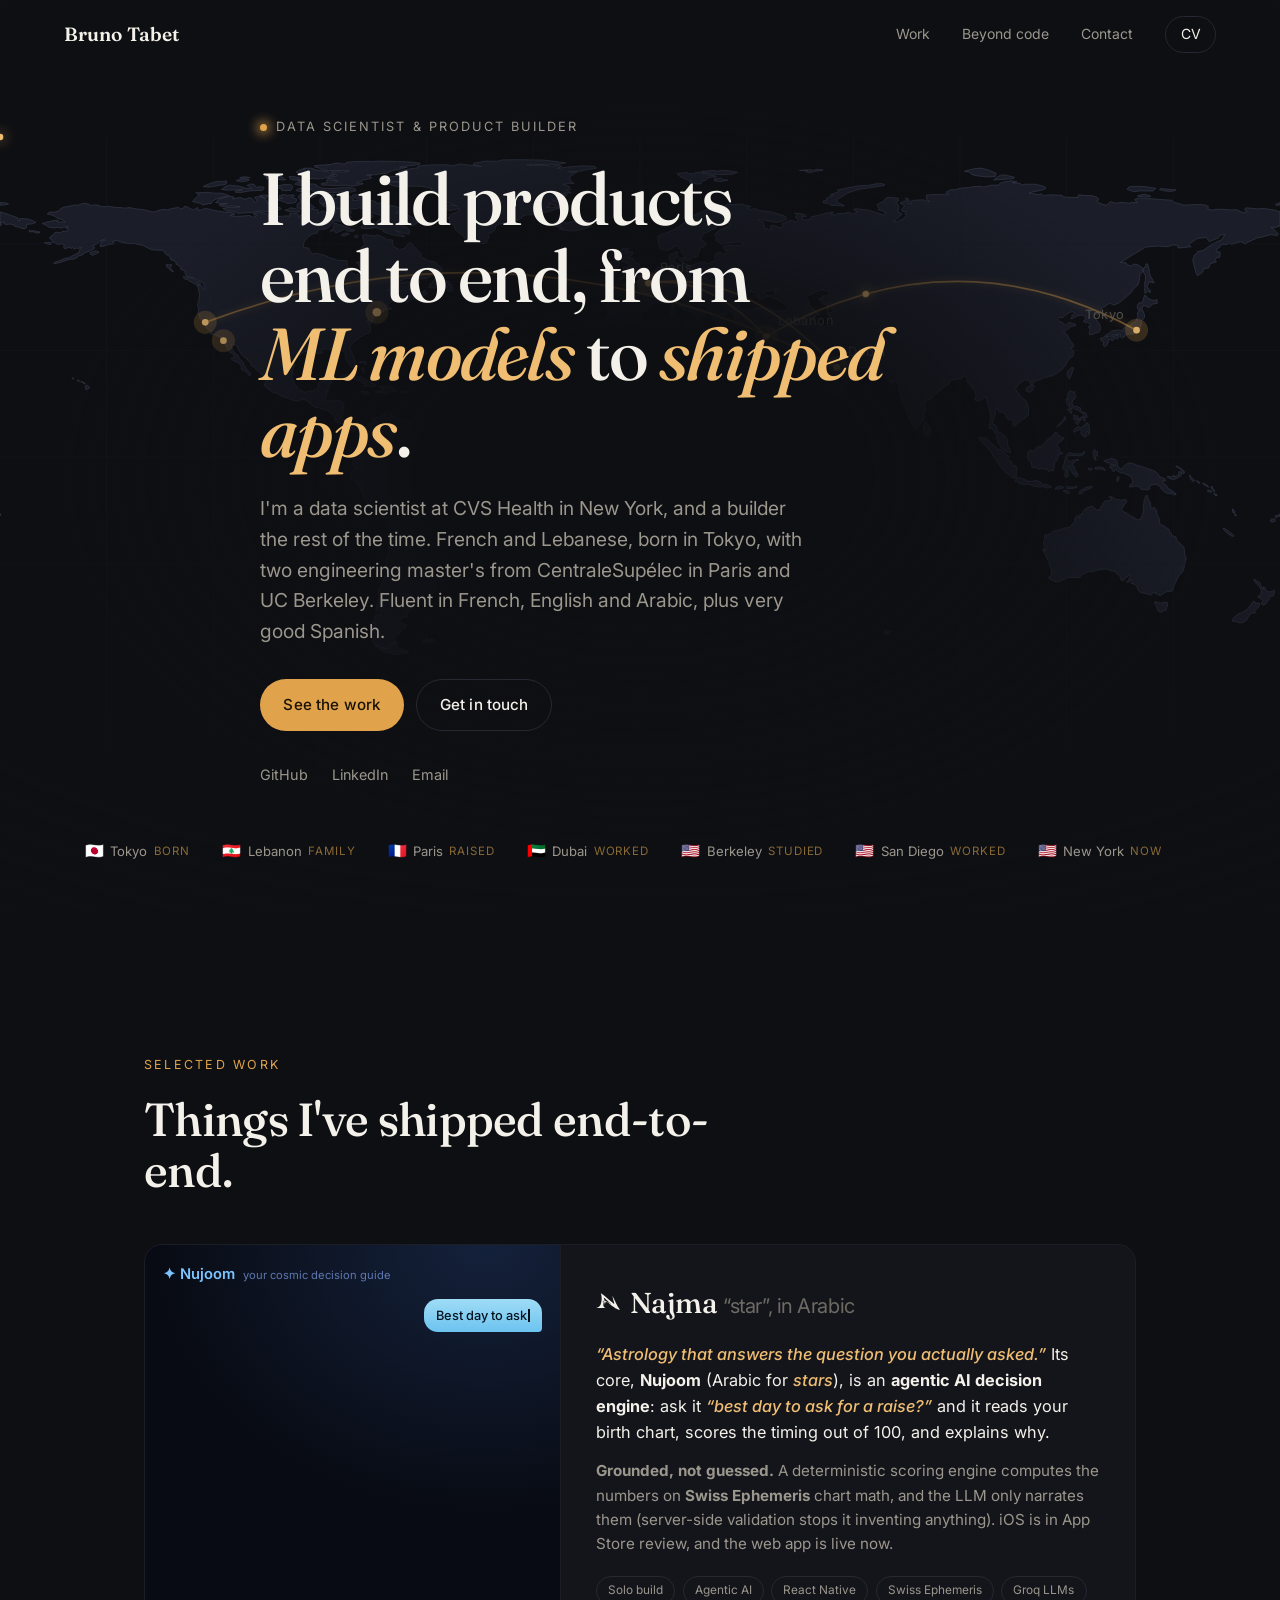
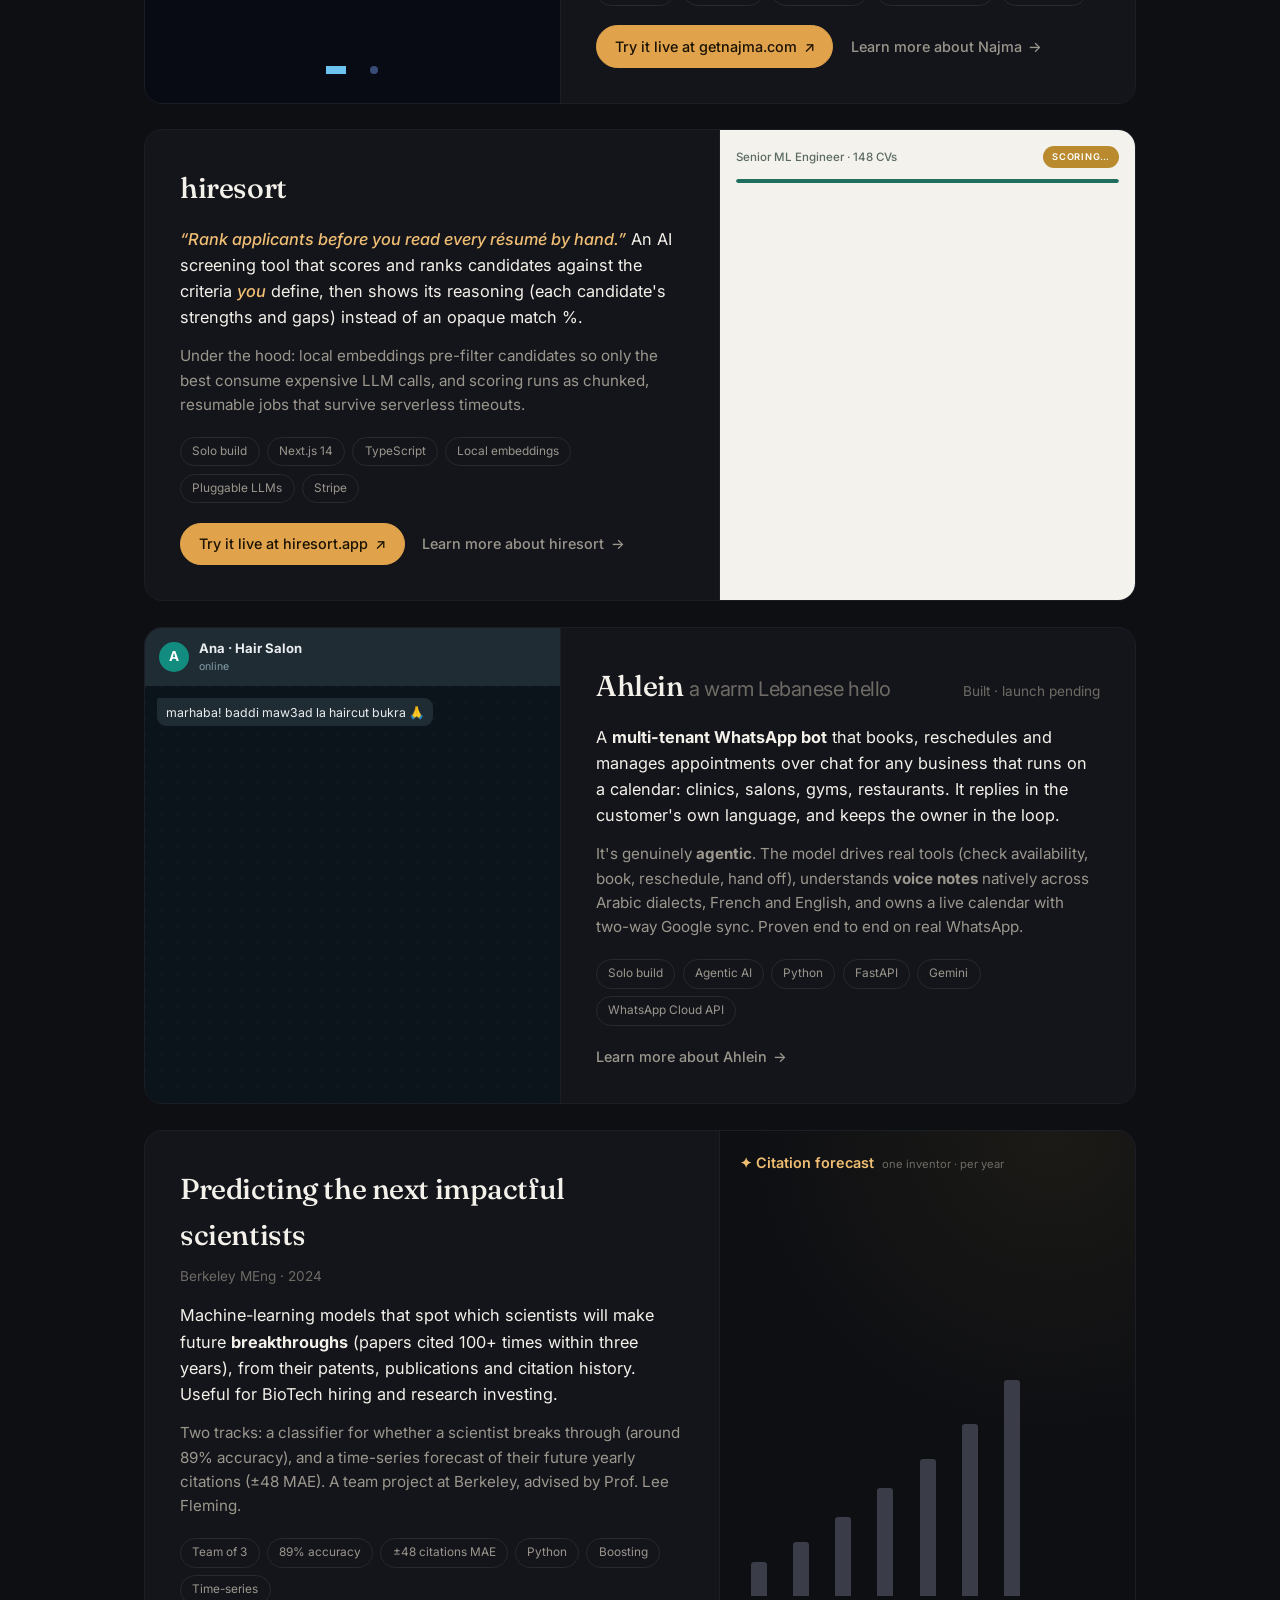
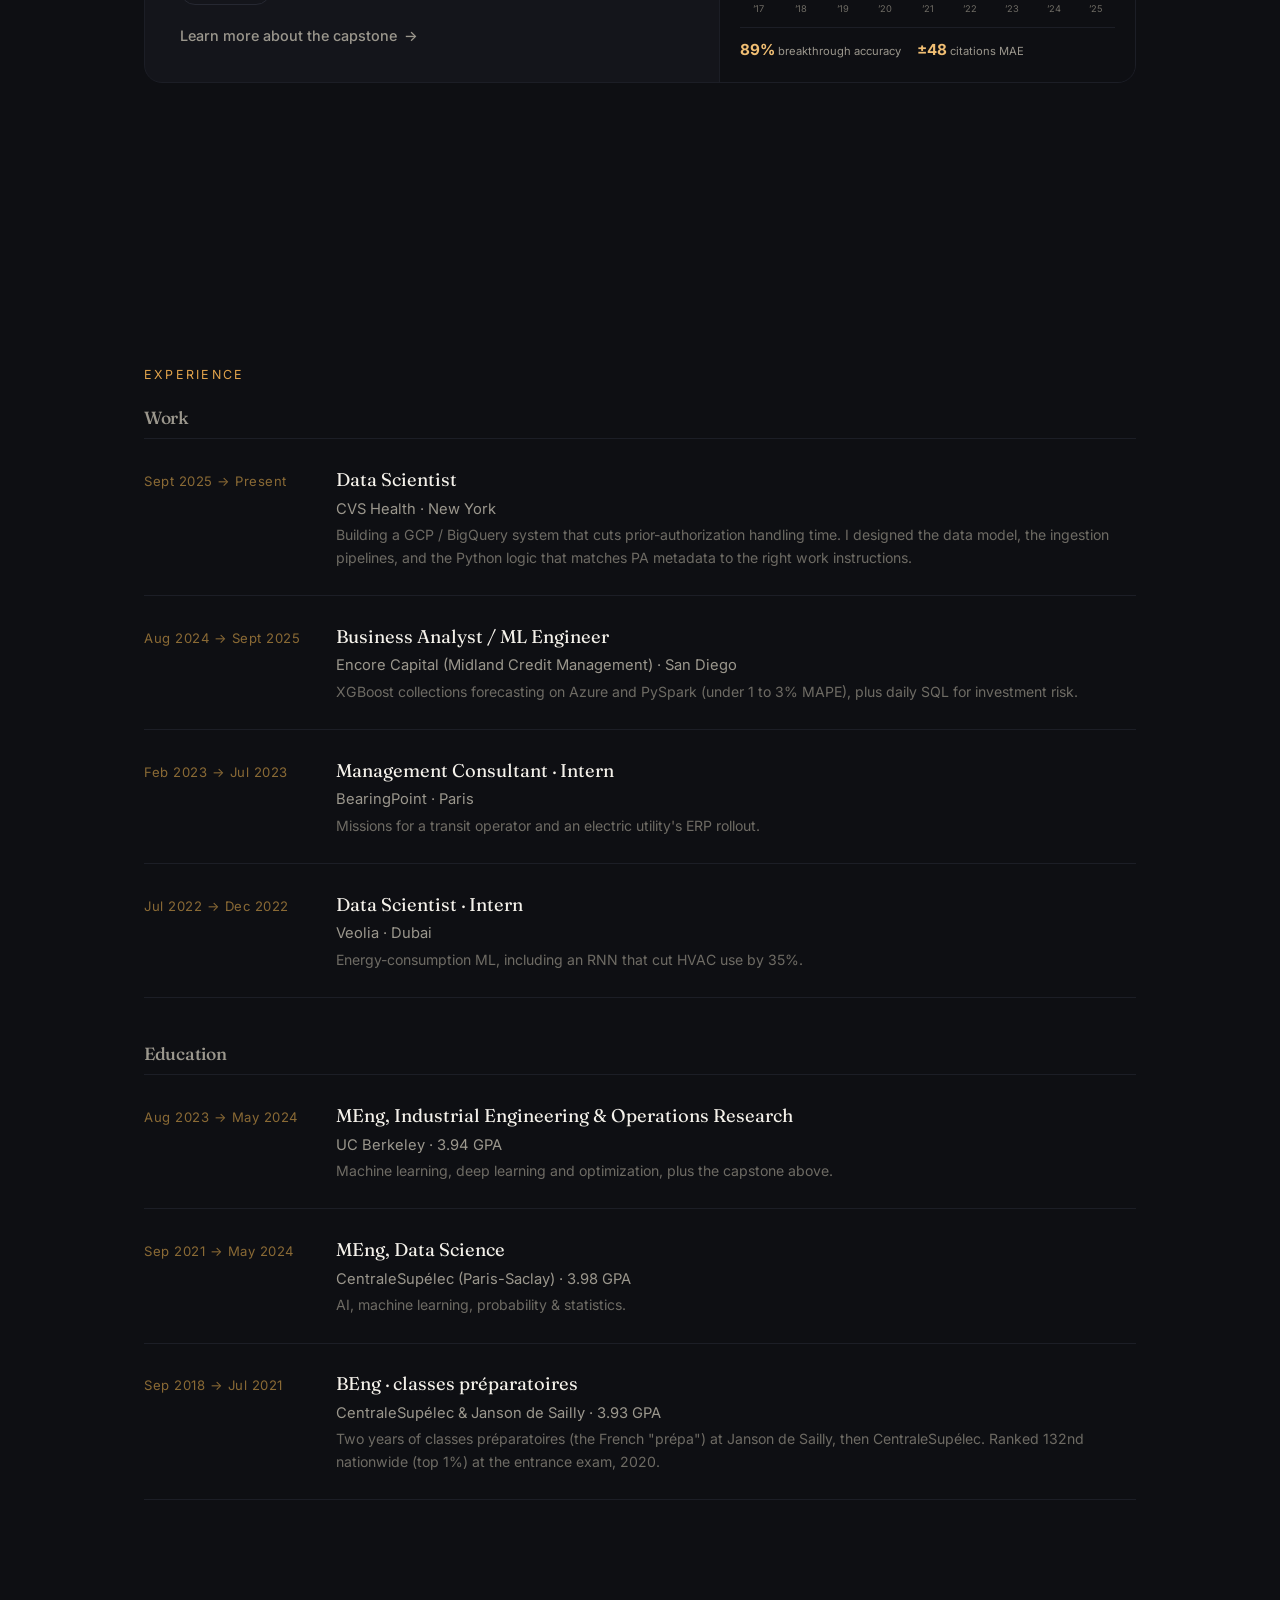
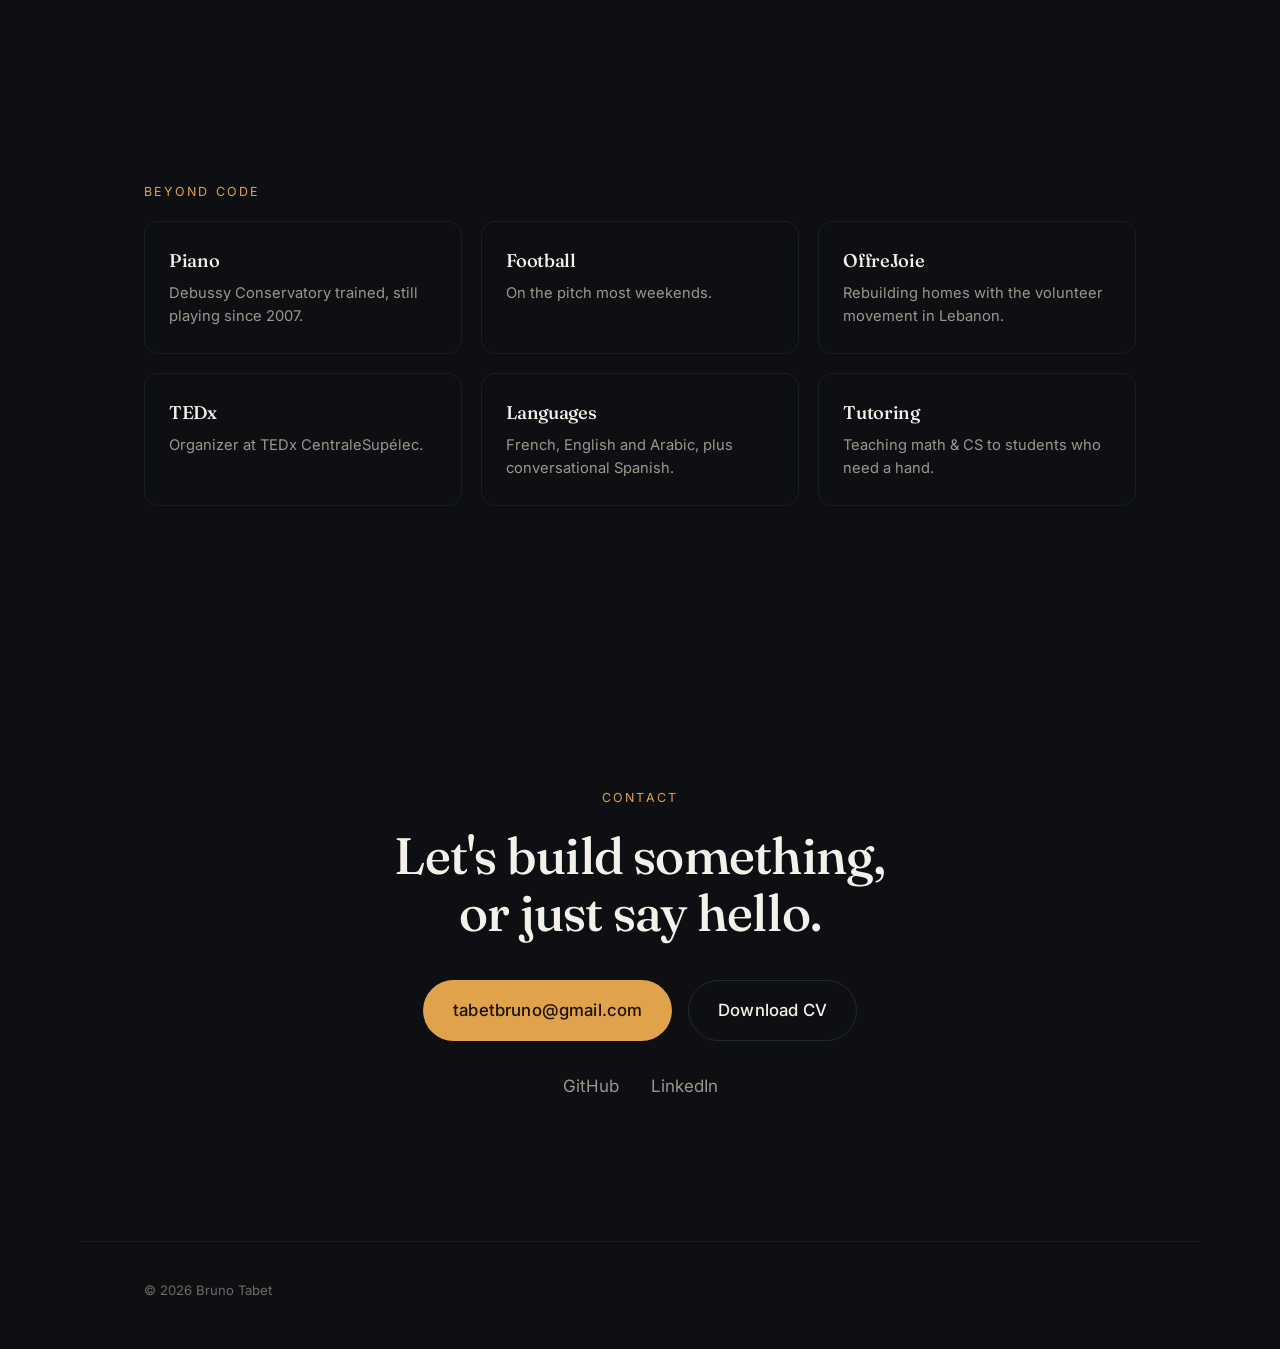
<file: index.html>
<!DOCTYPE html>
<html lang="en">
<head>
  <meta charset="UTF-8" />
  <meta name="viewport" content="width=device-width, initial-scale=1.0" />
  <title>Bruno Tabet · Data scientist & product builder</title>
  <meta name="description" content="Bruno Tabet builds products end to end, from ML models to shipped apps. Data scientist at CVS Health, based in New York." />

  <!-- Open Graph -->
  <meta property="og:title" content="Bruno Tabet · Data scientist & product builder" />
  <meta property="og:description" content="I build products end to end, from ML models to shipped apps." />
  <meta property="og:type" content="website" />
  <meta property="og:url" content="https://brunotabet.com" />
  <meta name="theme-color" content="#0E0F13" />
  <link rel="icon" href="assets/favicon.svg" type="image/svg+xml" />
  <link rel="apple-touch-icon" href="assets/favicon.svg" />

  <link rel="preconnect" href="https://fonts.googleapis.com" />
  <link rel="preconnect" href="https://fonts.gstatic.com" crossorigin />
  <link href="https://fonts.googleapis.com/css2?family=Fraunces:opsz,wght@9..144,400;9..144,500;9..144,600&family=Inter:wght@400;500;600&display=swap" rel="stylesheet" />
  <link rel="stylesheet" href="styles.css" />
</head>
<body>
  <a class="skip-link" href="#work">Skip to work</a>

  <!-- NAV -->
  <header class="nav" id="nav">
    <a class="nav__mark" href="#top" aria-label="Bruno Tabet, home">
      <span class="nav__wordmark">Bruno Tabet</span>
    </a>
    <nav class="nav__links" aria-label="Primary">
      <a href="#work">Work</a>
      <a href="#beyond">Beyond code</a>
      <a href="#contact">Contact</a>
      <a class="nav__cv" href="assets/CV_Bruno_TABET.pdf" download>CV</a>
    </nav>
  </header>

  <main id="top">
    <!-- HERO -->
    <section class="hero" id="hero">
      <div class="hero__map-wrap" aria-hidden="true">
        <svg class="hero__map" id="worldMap" viewBox="0 0 1000 500" preserveAspectRatio="xMidYMid meet" role="presentation"></svg>
        <div class="hero__map-fade"></div>
      </div>

      <div class="hero__content">
        <p class="hero__eyebrow">
          <span class="hero__dot"></span> Data scientist &amp; product builder
        </p>
        <h1 class="hero__title">
          I build products <br />end to end, from <br /><em>ML models</em> to <em>shipped apps</em>.
        </h1>
        <p class="hero__lede">
          I'm a data scientist at CVS Health in New York, and a builder the rest of the time.
          French and Lebanese, born in Tokyo, with two engineering master's from CentraleSupélec
          in Paris and UC Berkeley. Fluent in French, English and Arabic, plus very good Spanish.
        </p>
        <div class="hero__actions">
          <a class="btn btn--primary" href="#work">See the work</a>
          <a class="btn btn--ghost" href="#contact">Get in touch</a>
        </div>
        <ul class="hero__social" aria-label="Elsewhere">
          <li><a href="https://github.com/BrunoTabet" target="_blank" rel="noopener">GitHub</a></li>
          <li><a href="https://www.linkedin.com/in/bruno-tabet2001/" target="_blank" rel="noopener">LinkedIn</a></li>
          <li><a href="mailto:tabetbruno@gmail.com">Email</a></li>
        </ul>
      </div>

      <!-- Journey legend, revealed with the map -->
      <ol class="journey" id="journey" aria-label="Cities Bruno has lived in, in order">
        <li data-city="tokyo"><span class="journey__flag">🇯🇵</span> Tokyo <span class="journey__tag">born</span></li>
        <li data-city="beirut"><span class="journey__flag">🇱🇧</span> Lebanon <span class="journey__tag">family</span></li>
        <li data-city="paris"><span class="journey__flag">🇫🇷</span> Paris <span class="journey__tag">raised</span></li>
        <li data-city="dubai"><span class="journey__flag">🇦🇪</span> Dubai <span class="journey__tag">worked</span></li>
        <li data-city="berkeley"><span class="journey__flag">🇺🇸</span> Berkeley <span class="journey__tag">studied</span></li>
        <li data-city="sandiego"><span class="journey__flag">🇺🇸</span> San Diego <span class="journey__tag">worked</span></li>
        <li data-city="newyork"><span class="journey__flag">🇺🇸</span> New York <span class="journey__tag">now</span></li>
      </ol>
    </section>

    <!-- SELECTED WORK -->
    <section class="section work" id="work">
      <p class="section__kicker">Selected work</p>
      <h2 class="section__title">Things I've shipped end-to-end.</h2>

      <div class="cards">
        <!-- Najma -->
        <article class="card card--feature reveal" id="najma" data-case="najma">
          <div class="card__media card__media--mock" data-motif="najma">
            <div class="nj" aria-hidden="true">
              <div class="nj__head">
                <span class="nj__title">✦ Nujoom</span>
                <span class="nj__sub">your cosmic decision guide</span>
              </div>
              <div class="nj__stream" id="njStream"></div>
              <div class="nj__dots" id="njDots"><i></i><i></i></div>
            </div>
          </div>
          <div class="card__head">
            <h3><span class="card__logo" aria-hidden="true"></span>Najma <span class="card__sub">“star”, in Arabic</span></h3>
          </div>
          <div class="card__body">
            <p class="card__what">
              <em>“Astrology that answers the question you actually asked.”</em> Its core,
              <strong>Nujoom</strong> (Arabic for <em>stars</em>), is an
              <strong>agentic AI decision engine</strong>: ask it <em>“best day to ask for a
              raise?”</em> and it reads your birth chart, scores the timing out of 100, and
              explains why.
            </p>
            <p class="card__detail">
              <strong>Grounded, not guessed.</strong> A deterministic scoring engine computes the
              numbers on <strong>Swiss Ephemeris</strong> chart math, and the LLM only narrates
              them (server-side validation stops it inventing anything). iOS is in App Store
              review, and the web app is live now.
            </p>
            <ul class="tags">
              <li>Solo build</li><li>Agentic AI</li><li>React Native</li><li>Swiss Ephemeris</li><li>Groq LLMs</li>
            </ul>
            <div class="card__actions">
              <a class="card__cta card__cta--primary" href="https://getnajma.com" target="_blank" rel="noopener">Try it live at getnajma.com <span aria-hidden="true">↗</span></a>
              <button class="card__more" type="button" data-case-open="najma">Learn more about Najma <span aria-hidden="true">→</span></button>
            </div>
          </div>
        </article>

        <!-- hiresort -->
        <article class="card card--feature reveal" id="hiresort" data-case="hiresort">
          <div class="card__media card__media--mock" data-motif="hiresort">
            <div class="mock mock--hiresort" aria-hidden="true">
              <div class="mhs__head">
                <span class="mhs__role">Senior ML Engineer · 148 CVs</span>
                <span class="mhs__badge" id="hsBadge">Scoring…</span>
              </div>
              <div class="mhs__prog"><i id="hsProg"></i></div>
              <div class="mhs__list" id="hsList"></div>
            </div>
          </div>
          <div class="card__head">
            <h3>hiresort</h3>
          </div>
          <div class="card__body">
            <p class="card__what">
              <em>“Rank applicants before you read every résumé by hand.”</em> An AI screening tool
              that scores and ranks candidates against the criteria <em>you</em> define, then shows
              its reasoning (each candidate's strengths and gaps) instead of an opaque match&nbsp;%.
            </p>
            <p class="card__detail">
              Under the hood: local embeddings pre-filter candidates so only the best consume
              expensive LLM calls, and scoring runs as chunked, resumable jobs that survive
              serverless timeouts.
            </p>
            <ul class="tags"><li>Solo build</li><li>Next.js 14</li><li>TypeScript</li><li>Local embeddings</li><li>Pluggable LLMs</li><li>Stripe</li></ul>
            <div class="card__actions">
              <a class="card__cta card__cta--primary" href="https://hiresort.app" target="_blank" rel="noopener">Try it live at hiresort.app <span aria-hidden="true">↗</span></a>
              <button class="card__more" type="button" data-case-open="hiresort">Learn more about hiresort <span aria-hidden="true">→</span></button>
            </div>
          </div>
        </article>

        <!-- Ahlein, WhatsApp receptionist (built, not yet public) -->
        <article class="card card--feature reveal" id="whatsapp" data-case="ahlein">
          <div class="card__media card__media--mock" data-motif="whatsapp">
            <div class="mock mock--wa" aria-hidden="true">
              <div class="mwa__head">
                <span class="mwa__avatar">A</span>
                <span class="mwa__meta"><b id="waBiz">Ahlein</b><small id="waWho">online</small></span>
              </div>
              <div class="mwa__chat" id="waChat"></div>
            </div>
          </div>
          <div class="card__head">
            <h3>Ahlein <span class="card__sub">a warm Lebanese hello</span></h3>
            <span class="card__link is-static">Built · launch pending</span>
          </div>
          <div class="card__body">
            <p class="card__what">
              A <strong>multi-tenant WhatsApp bot</strong> that books, reschedules and manages
              appointments over chat for any business that runs on a calendar: clinics, salons,
              gyms, restaurants. It replies in the customer's own language, and keeps the owner
              in the loop.
            </p>
            <p class="card__detail">
              It's genuinely <strong>agentic</strong>. The model drives real tools (check
              availability, book, reschedule, hand off), understands <strong>voice notes</strong>
              natively across Arabic dialects, French and English, and owns a live calendar with
              two-way Google sync. Proven end to end on real WhatsApp.
            </p>
            <ul class="tags"><li>Solo build</li><li>Agentic AI</li><li>Python</li><li>FastAPI</li><li>Gemini</li><li>WhatsApp Cloud API</li></ul>
            <div class="card__actions">
              <button class="card__more" type="button" data-case-open="ahlein">Learn more about Ahlein <span aria-hidden="true">→</span></button>
            </div>
          </div>
        </article>

        <!-- Berkeley capstone -->
        <article class="card card--feature reveal" id="capstone" data-case="capstone">
          <div class="card__media card__media--mock" data-motif="capstone">
            <div class="mock mock--capstone" aria-hidden="true">
              <div class="mcap__head">
                <span class="mcap__title">✦ Citation forecast</span>
                <span class="mcap__sub">one inventor · per year</span>
              </div>
              <div class="mcap__chart" id="capChart"></div>
              <div class="mcap__foot">
                <span><b>89%</b> breakthrough accuracy</span>
                <span><b>±48</b> citations MAE</span>
              </div>
            </div>
          </div>
          <div class="card__head">
            <h3>Predicting the next impactful scientists</h3>
            <span class="card__link is-static">Berkeley MEng · 2024</span>
          </div>
          <div class="card__body">
            <p class="card__what">
              Machine-learning models that spot which scientists will make future
              <strong>breakthroughs</strong> (papers cited 100+ times within three years), from
              their patents, publications and citation history. Useful for BioTech hiring and
              research investing.
            </p>
            <p class="card__detail">
              Two tracks: a classifier for whether a scientist breaks through (around 89% accuracy),
              and a time-series forecast of their future yearly citations (±48 MAE). A team project
              at Berkeley, advised by Prof. Lee Fleming.
            </p>
            <ul class="tags"><li>Team of 3</li><li>89% accuracy</li><li>±48 citations MAE</li><li>Python</li><li>Boosting</li><li>Time-series</li></ul>
            <div class="card__actions">
              <button class="card__more" type="button" data-case-open="capstone">Learn more about the capstone <span aria-hidden="true">→</span></button>
            </div>
          </div>
        </article>
      </div>
    </section>

    <!-- EXPERIENCE -->
    <section class="section experience reveal" id="experience">
      <p class="section__kicker">Experience</p>

      <h3 class="xp__group">Work</h3>
      <ol class="xp">
        <li class="xp__item">
          <span class="xp__when">Sept 2025 → Present</span>
          <span class="xp__role">Data Scientist</span>
          <span class="xp__org">CVS Health · New York</span>
          <span class="xp__note">Building a GCP / BigQuery system that cuts prior-authorization handling time. I designed the data model, the ingestion pipelines, and the Python logic that matches PA metadata to the right work instructions.</span>
        </li>
        <li class="xp__item">
          <span class="xp__when">Aug 2024 → Sept 2025</span>
          <span class="xp__role">Business Analyst / ML Engineer</span>
          <span class="xp__org">Encore Capital (Midland Credit Management) · San Diego</span>
          <span class="xp__note">XGBoost collections forecasting on Azure and PySpark (under 1 to 3% MAPE), plus daily SQL for investment risk.</span>
        </li>
        <li class="xp__item">
          <span class="xp__when">Feb 2023 → Jul 2023</span>
          <span class="xp__role">Management Consultant · Intern</span>
          <span class="xp__org">BearingPoint · Paris</span>
          <span class="xp__note">Missions for a transit operator and an electric utility's ERP rollout.</span>
        </li>
        <li class="xp__item">
          <span class="xp__when">Jul 2022 → Dec 2022</span>
          <span class="xp__role">Data Scientist · Intern</span>
          <span class="xp__org">Veolia · Dubai</span>
          <span class="xp__note">Energy-consumption ML, including an RNN that cut HVAC use by 35%.</span>
        </li>
      </ol>

      <h3 class="xp__group">Education</h3>
      <ol class="xp">
        <li class="xp__item">
          <span class="xp__when">Aug 2023 → May 2024</span>
          <span class="xp__role">MEng, Industrial Engineering &amp; Operations Research</span>
          <span class="xp__org">UC Berkeley · 3.94 GPA</span>
          <span class="xp__note">Machine learning, deep learning and optimization, plus the capstone above.</span>
        </li>
        <li class="xp__item">
          <span class="xp__when">Sep 2021 → May 2024</span>
          <span class="xp__role">MEng, Data Science</span>
          <span class="xp__org">CentraleSupélec (Paris-Saclay) · 3.98 GPA</span>
          <span class="xp__note">AI, machine learning, probability &amp; statistics.</span>
        </li>
        <li class="xp__item">
          <span class="xp__when">Sep 2018 → Jul 2021</span>
          <span class="xp__role">BEng · classes préparatoires</span>
          <span class="xp__org">CentraleSupélec &amp; Janson de Sailly · 3.93 GPA</span>
          <span class="xp__note">Two years of classes préparatoires (the French "prépa") at Janson de Sailly, then CentraleSupélec. Ranked 132nd nationwide (top 1%) at the entrance exam, 2020.</span>
        </li>
      </ol>
    </section>

    <!-- BEYOND CODE -->
    <section class="section beyond reveal" id="beyond">
      <p class="section__kicker">Beyond code</p>
      <div class="beyond__grid">
        <div class="beyond__item"><h3>Piano</h3><p>Debussy Conservatory trained, still playing since 2007.</p></div>
        <div class="beyond__item"><h3>Football</h3><p>On the pitch most weekends.</p></div>
        <div class="beyond__item"><h3>OffreJoie</h3><p>Rebuilding homes with the volunteer movement in Lebanon.</p></div>
        <div class="beyond__item"><h3>TEDx</h3><p>Organizer at TEDx CentraleSupélec.</p></div>
        <div class="beyond__item"><h3>Languages</h3><p>French, English and Arabic, plus conversational Spanish.</p></div>
        <div class="beyond__item"><h3>Tutoring</h3><p>Teaching math &amp; CS to students who need a hand.</p></div>
      </div>
    </section>

    <!-- CONTACT -->
    <section class="section contact reveal" id="contact">
      <p class="section__kicker">Contact</p>
      <h2 class="contact__title">Let's build something, or just say hello.</h2>
      <div class="contact__actions">
        <a class="btn btn--primary btn--lg" href="mailto:tabetbruno@gmail.com">tabetbruno@gmail.com</a>
        <a class="btn btn--ghost btn--lg" href="assets/CV_Bruno_TABET.pdf" download>Download CV</a>
      </div>
      <ul class="contact__links">
        <li><a href="https://github.com/BrunoTabet" target="_blank" rel="noopener">GitHub</a></li>
        <li><a href="https://www.linkedin.com/in/bruno-tabet2001/" target="_blank" rel="noopener">LinkedIn</a></li>
      </ul>
    </section>
  </main>

  <footer class="footer">
    <span>© <span id="year"></span> Bruno Tabet</span>
  </footer>

  <!-- CASE STUDY DIALOG -->
  <dialog id="caseDialog" class="case-dialog" aria-label="Case study">
    <button class="case-dialog__close" type="button" data-case-close aria-label="Close case study">
      <span aria-hidden="true">✕</span>
    </button>
    <div class="case-dialog__body" id="caseBody"></div>
  </dialog>

  <!-- CASE STUDY CONTENT (cloned into the dialog on open) -->
  <template data-case-tpl="najma">
    <article class="case">
      <p class="case__eyebrow">Solo build · iOS + web · agentic AI</p>
      <h2 class="case__title">Najma <span>“star”, in Arabic</span></h2>
      <p class="case__lede">“Astrology that answers the question you actually asked.”</p>
      <a class="case__cta" href="https://getnajma.com" target="_blank" rel="noopener">Visit getnajma.com <span aria-hidden="true">↗</span></a>

      <h3>Why it's interesting</h3>
      <p>The hard part was never astrology. It's making an LLM you can <em>trust with a number</em>.
      Let a model freewheel and it invents scores and confidence it hasn't earned, so Najma's whole
      architecture exists to split <strong>computation from narration</strong>.</p>

      <h3>Architecture</h3>
      <ul>
        <li>A <strong>deterministic scoring engine</strong> runs real <strong>Swiss Ephemeris</strong>
        math to produce every number. It's fully reproducible, with no model in the loop.</li>
        <li><strong>Nujoom is agentic.</strong> The LLM calls the scoring engine as a <em>tool</em>
        and narrates what comes back. It never computes a score itself.</li>
        <li><strong>Server-side validation is the guardrail.</strong> Any figure the model tries to
        emit that the engine didn't produce gets rejected, so hallucinated numbers can't reach the
        user. That's the core anti-hallucination design.</li>
        <li>Every answer is <strong>grounded in your own chart</strong>: exact birth time and
        location, passed in as structured context.</li>
      </ul>

      <h3>My role</h3>
      <p>Solo on all of it. The concept, the design, the full React Native and Node stack, the scoring engine, and the agent.</p>

      <div class="case__stack">
        <span class="case__stack-label">Stack</span>
        <ul class="tags"><li>React Native</li><li>Node.js</li><li>Supabase</li><li>Groq LLMs</li><li>Swiss Ephemeris</li><li>Deterministic scoring</li></ul>
      </div>
      <p class="case__status">iOS in App Store review · web app live now.</p>
    </article>
  </template>

  <template data-case-tpl="hiresort">
    <article class="case">
      <p class="case__eyebrow">Full-stack · live product</p>
      <h2 class="case__title">hiresort</h2>
      <p class="case__lede">“Rank applicants before you read every résumé by hand.”</p>
      <a class="case__cta" href="https://hiresort.app" target="_blank" rel="noopener">Visit hiresort.app <span aria-hidden="true">↗</span></a>

      <h3>Why it's interesting</h3>
      <p>Scoring hundreds of résumés with an LLM is trivial to prototype and brutal to make
      <em>cheap, fast and reliable</em> on serverless. Almost all the engineering lives in the
      pipeline around the model, not the prompt.</p>

      <h3>Architecture</h3>
      <ul>
        <li><strong>Two-stage scoring, or the embedding gate.</strong> Local sentence embeddings
        (all-MiniLM-L6-v2 via <code>@xenova/transformers</code>) shortlist candidates by similarity,
        so only the strongest ever reach an expensive LLM call. Big cost and latency win.</li>
        <li><strong>Resumable async jobs.</strong> Scoring runs as chunked, idempotent background
        work with live progress, and it survives serverless timeouts and closed browser tabs.</li>
        <li><strong>Lease-based worker coordination.</strong> Postgres advisory locks break behind
        Supabase's connection pooler, so workers coordinate through a DB-column lease with
        stale-job reclamation instead.</li>
        <li><strong>Provider-aware throughput.</strong> Chunk size, concurrency and rate-limiting
        adapt to each LLM's quota, behind a provider abstraction (Gemini, OpenAI, Groq).</li>
        <li>HMAC-signed webhooks on <code>candidate.scored</code>, role-based sharing, Stripe
        tiers, and Cloudflare R2 object storage.</li>
      </ul>

      <div class="case__stack">
        <span class="case__stack-label">Stack</span>
        <ul class="tags"><li>Next.js 14</li><li>TypeScript</li><li>Tailwind</li><li>Prisma / Postgres (Supabase)</li><li>Gemini / OpenAI / Groq</li><li>@xenova/transformers</li><li>Vercel</li><li>Cloudflare R2</li><li>Stripe</li></ul>
      </div>
      <p class="case__status">Live at hiresort.app.</p>
    </article>
  </template>

  <template data-case-tpl="ahlein">
    <article class="case">
      <p class="case__eyebrow">Agentic AI · built &amp; proven end-to-end</p>
      <h2 class="case__title">Ahlein <span>· WhatsApp receptionist</span></h2>
      <p class="case__lede">A multi-tenant WhatsApp bot that runs a whole booking desk over chat, for any business with a calendar.</p>

      <h3>Why it's interesting</h3>
      <p>It's a genuinely <strong>agentic</strong> system that has to be reliable enough to run a
      real business's calendar over WhatsApp, across languages, voice, and many tenants at once.
      Clinics, salons, gyms, restaurants: if it takes bookings, Ahlein can run its front desk.</p>

      <h3>Architecture</h3>
      <ul>
        <li><strong>Agentic function-calling loop.</strong> The LLM drives real tools
        (<code>check_availability</code>, <code>book</code>, <code>reschedule</code>,
        <code>cancel</code>, <code>handoff</code>) and resolves intent <em>whatever the language or
        script</em>. French, English and Levantine Arabic in Arabizi all map to the same calls.</li>
        <li><strong>Native voice.</strong> WhatsApp audio goes straight into a multimodal model
        (Gemini native audio), with no separate ASR stage.</li>
        <li><strong>The availability engine is the source of truth.</strong> Open slots are computed
        from each tenant's hours minus bookings and blocks. Google Calendar is only a <em>best-effort
        mirror</em> that can never break a booking, and it publishes a read-only .ics feed.</li>
        <li><strong>Multi-tenant isolation.</strong> One webhook routes all traffic by
        <code>phone_number_id → tenant</code>, with Fernet-encrypted per-tenant secrets and
        provider-agnostic adapters chosen by config.</li>
        <li><strong>Safety rail.</strong> It escalates to a human on anything it shouldn't handle,
        like a medical red flag, rather than guessing.</li>
      </ul>

      <div class="case__stack">
        <span class="case__stack-label">Stack</span>
        <ul class="tags"><li>Python</li><li>FastAPI</li><li>async SQLAlchemy</li><li>Postgres / pgvector</li><li>Redis</li><li>Docker</li><li>WhatsApp Cloud API</li><li>Gemini (LLM + audio)</li></ul>
      </div>
      <p class="case__status">Core product complete and proven end-to-end on real WhatsApp; launch gated on business verification.</p>
    </article>
  </template>

  <template data-case-tpl="capstone">
    <article class="case">
      <p class="case__eyebrow">UC Berkeley · MEng capstone · team of 3</p>
      <h2 class="case__title">Predicting the next impactful scientists</h2>
      <p class="case__lede">Who will make the next breakthrough, predicted from patents and publications.</p>

      <h3>Why it's interesting</h3>
      <p>Individual scientific success is famously hard to call, almost like drawing the lottery.
      The question we chased was how far patent and publication signals can actually forecast a
      researcher's future impact, which matters a lot for BioTech hiring and research investing.</p>

      <h3>What we built</h3>
      <ul>
        <li><strong>Breakthrough classifier.</strong> Predicts whether a scientist will publish a
        breakthrough (a paper cited 100+ times within three years). We compared CART, Random Forest,
        gradient boosting and a neural net, and reached around <strong>89% accuracy</strong>.</li>
        <li><strong>Citation forecaster.</strong> A time-series model for each researcher's future
        yearly citations, benchmarked against naive and moving-average baselines, down to about
        <strong>±48 MAE</strong>.</li>
        <li>Trained on thousands of scientists from patent and publication databases, with careful
        feature selection (co-authors, prior-year citations and works, and more).</li>
      </ul>

      <h3>My role</h3>
      <p>A three-person team advised by Prof. Lee Fleming. I worked across the data processing, the
      classification models and the forecasting pipeline.</p>

      <div class="case__stack">
        <span class="case__stack-label">Stack</span>
        <ul class="tags"><li>Python</li><li>scikit-learn</li><li>Gradient boosting</li><li>Random Forest</li><li>Time-series</li><li>TensorFlow / Keras</li></ul>
      </div>
      <p class="case__status">UC Berkeley MEng, Industrial Engineering &amp; Operations Research, 2024.</p>
    </article>
  </template>

  <script src="assets/world-land.js"></script>
  <script src="main.js"></script>
</body>
</html>
</file>
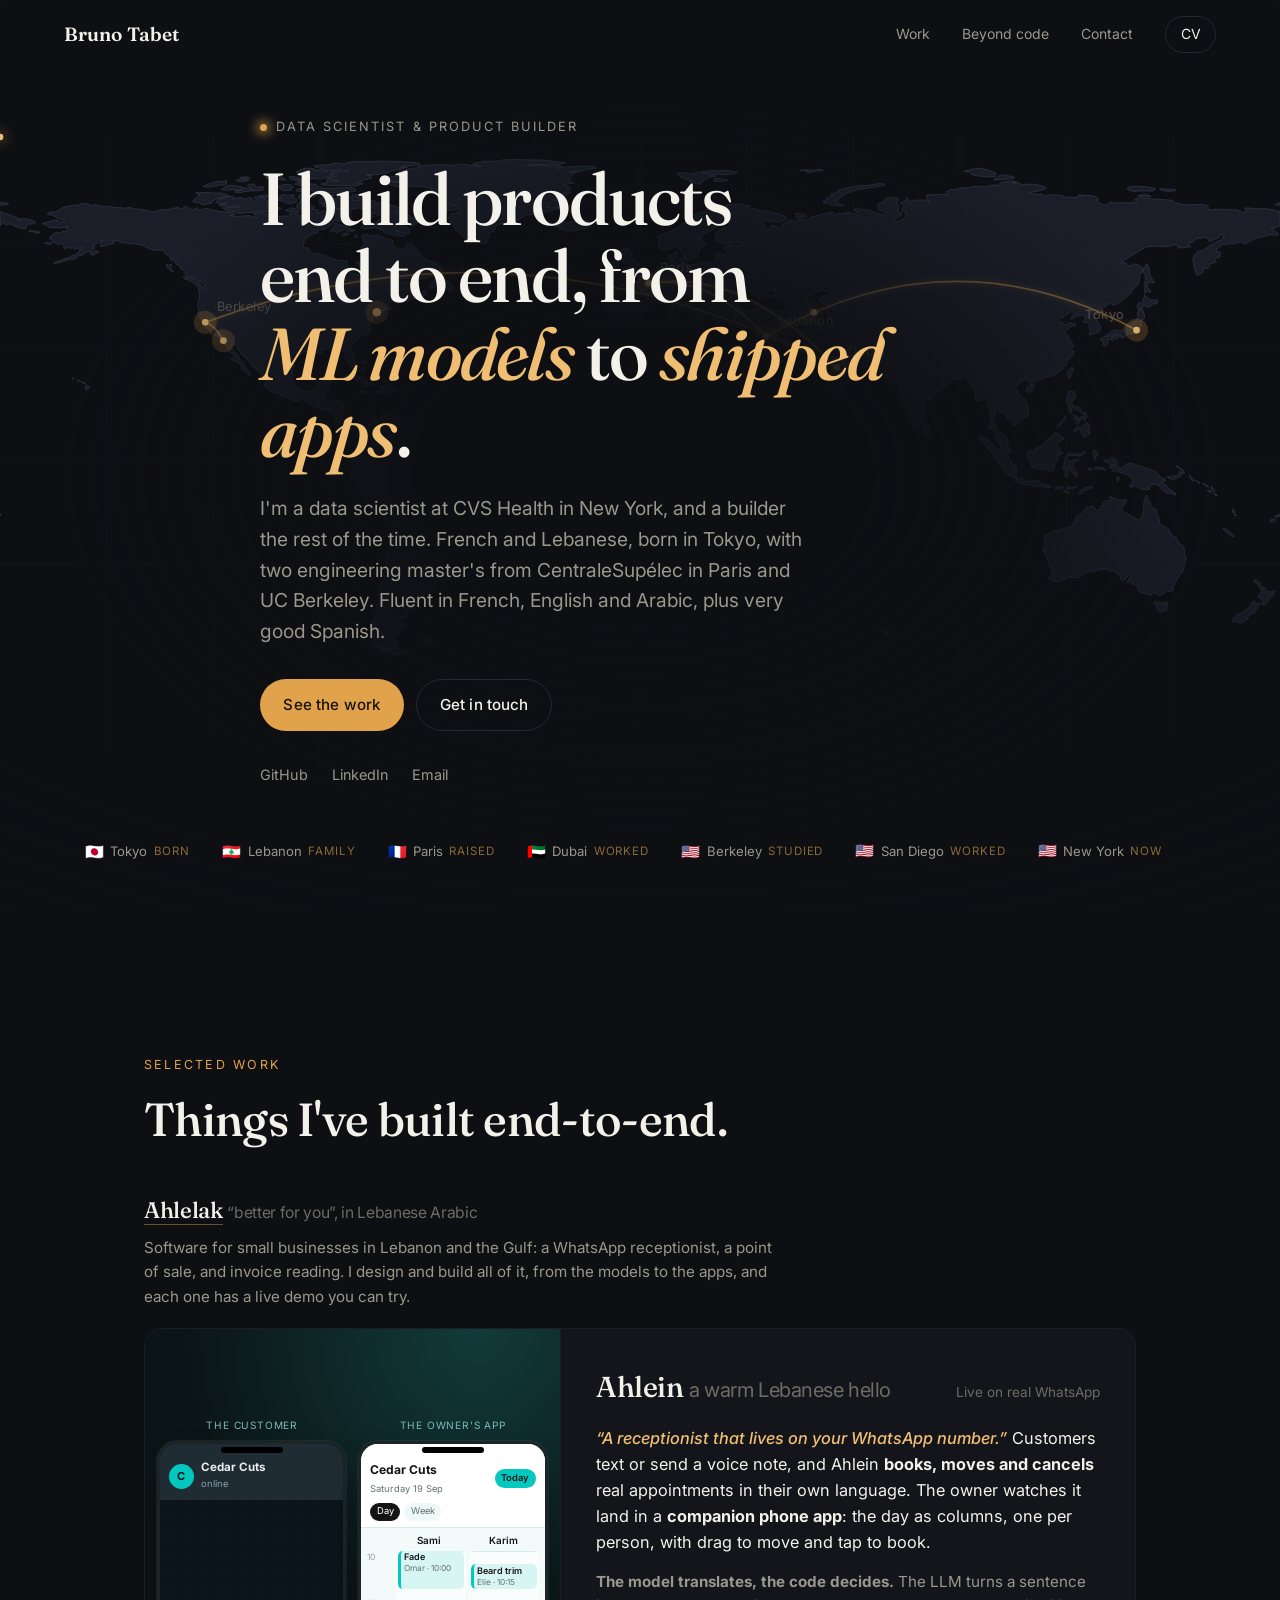
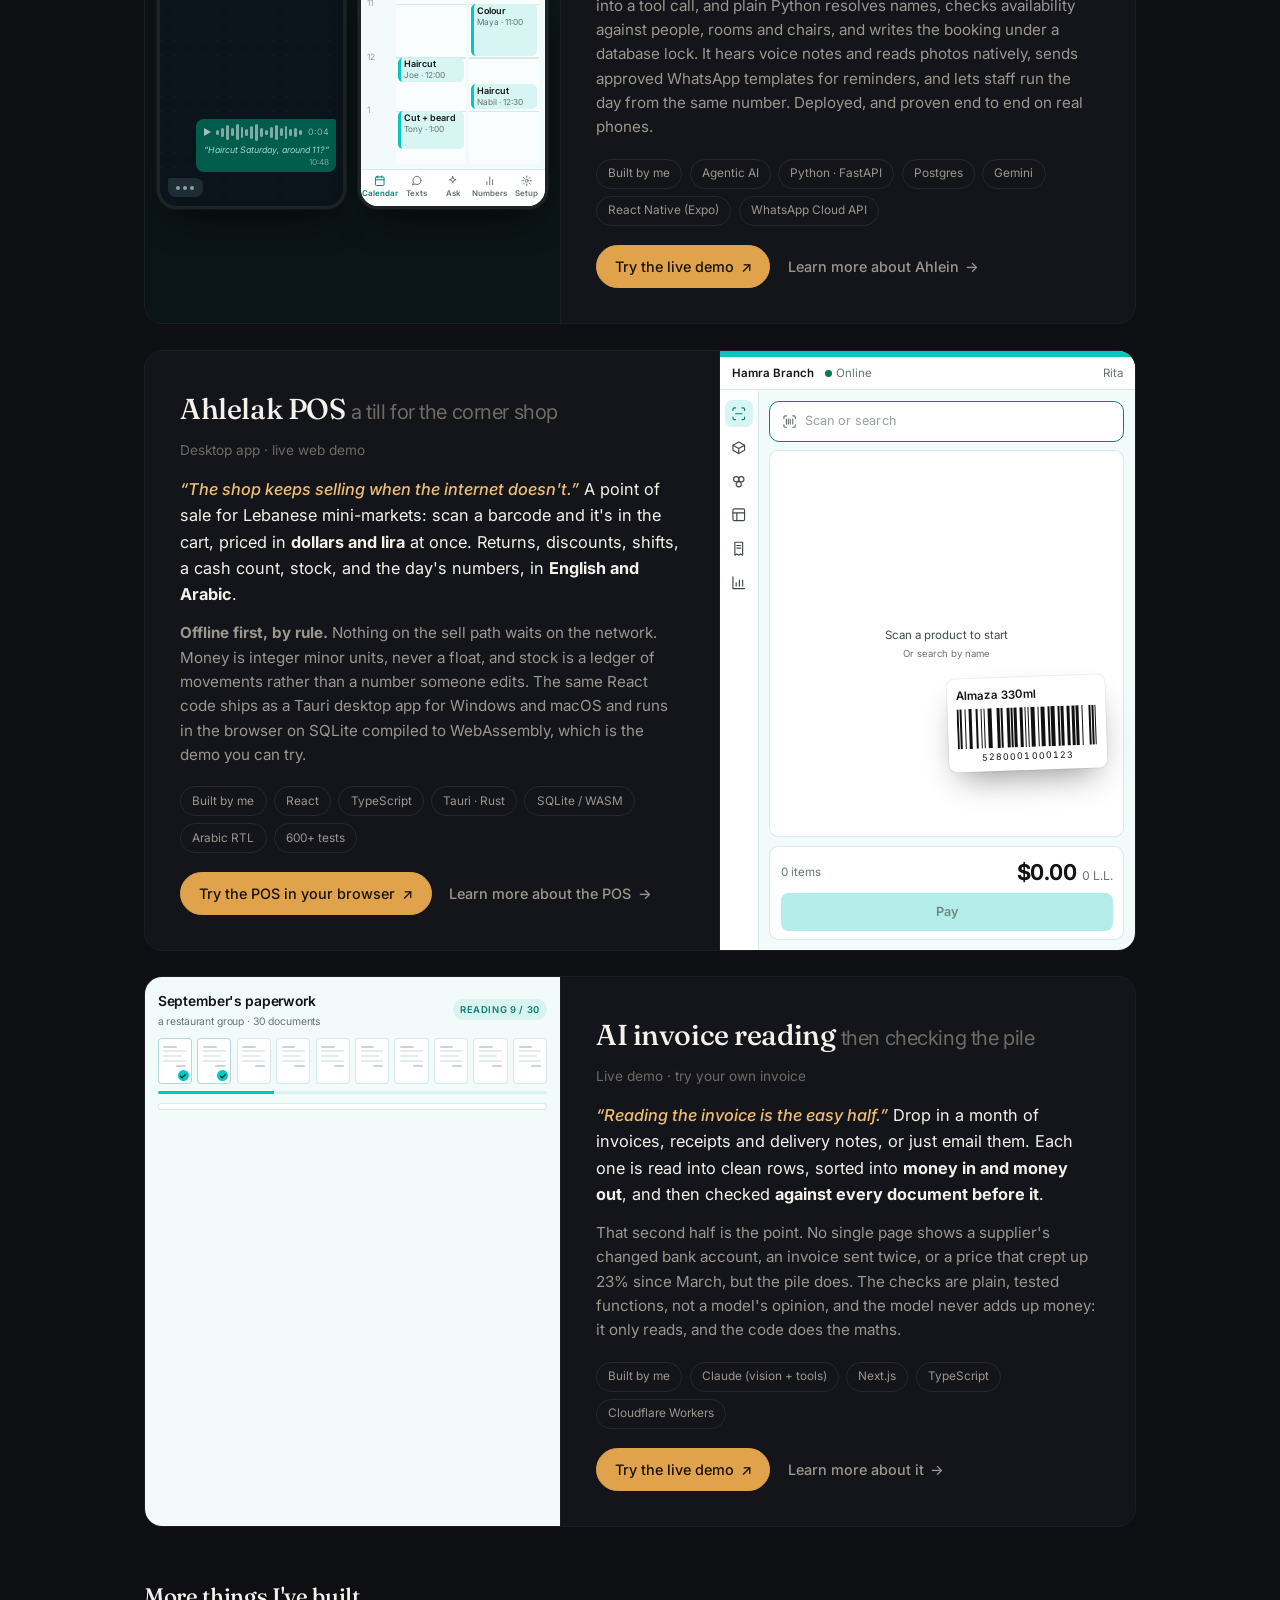
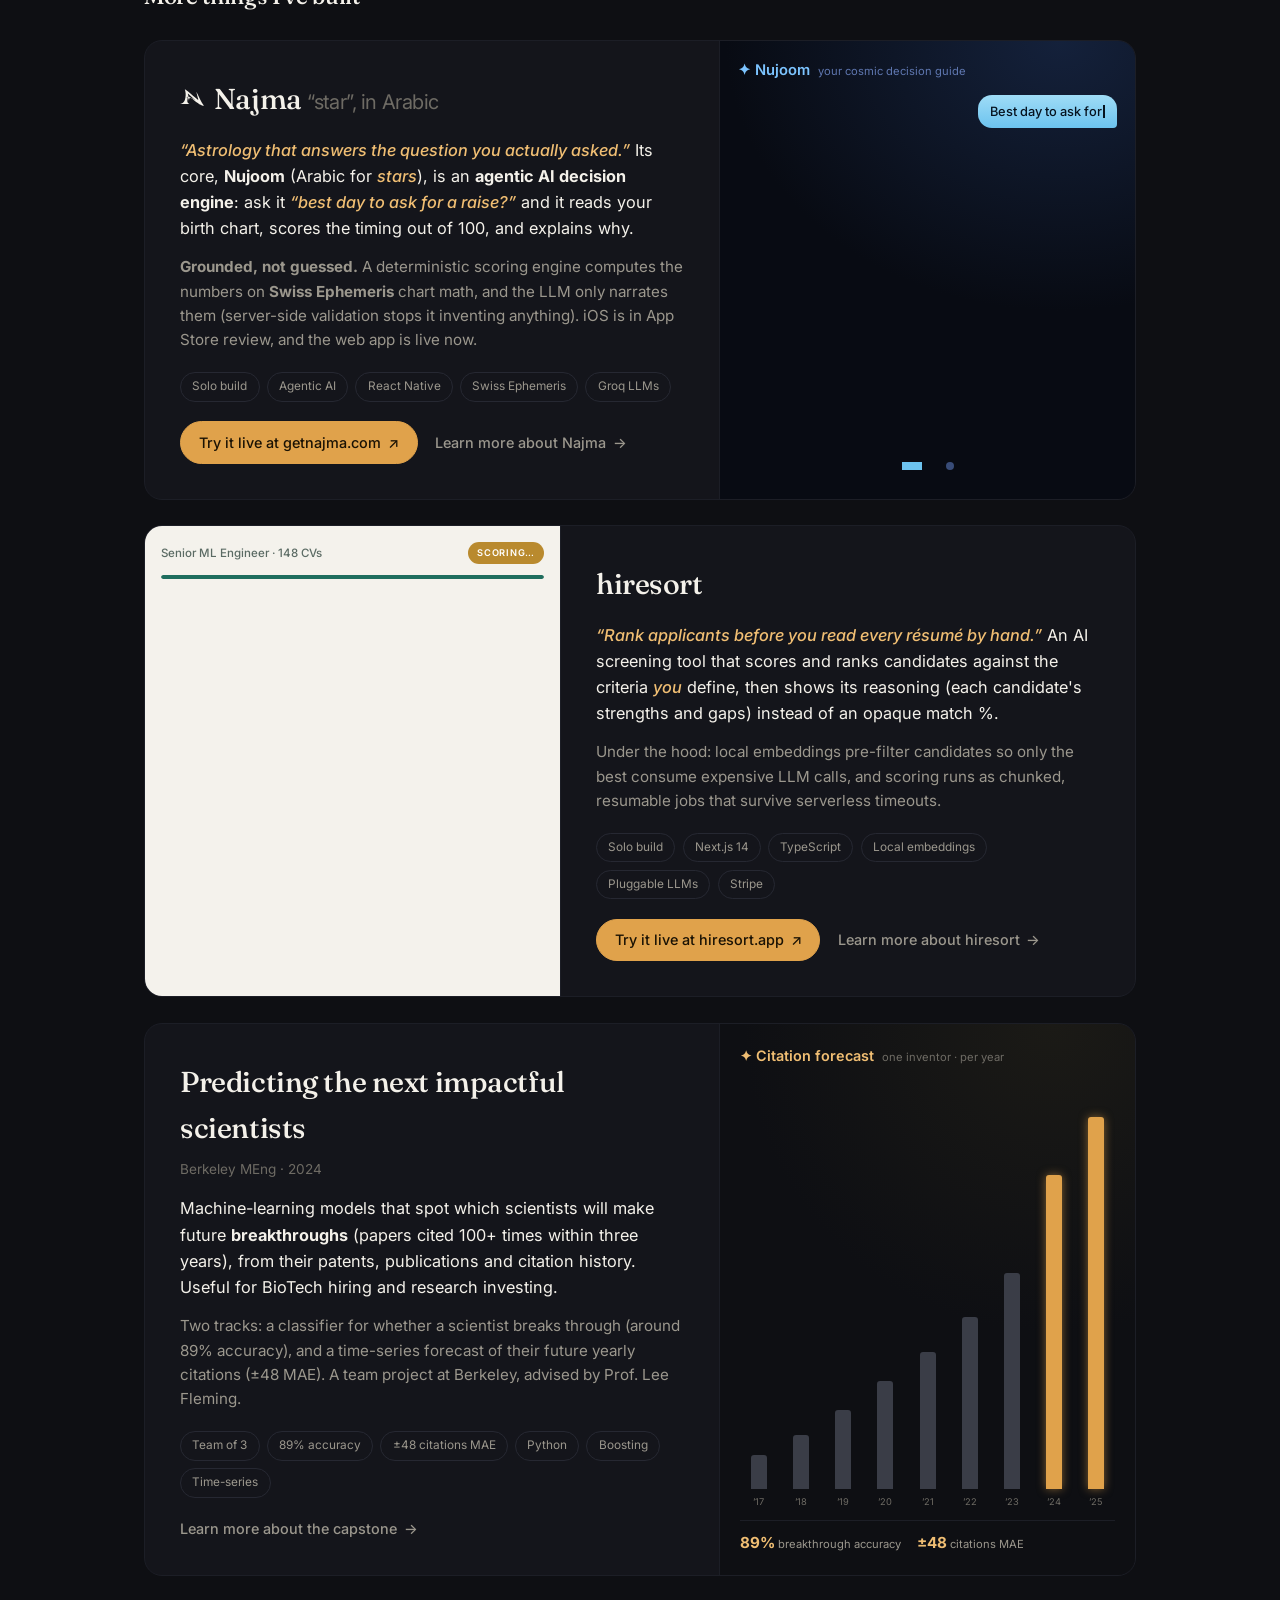
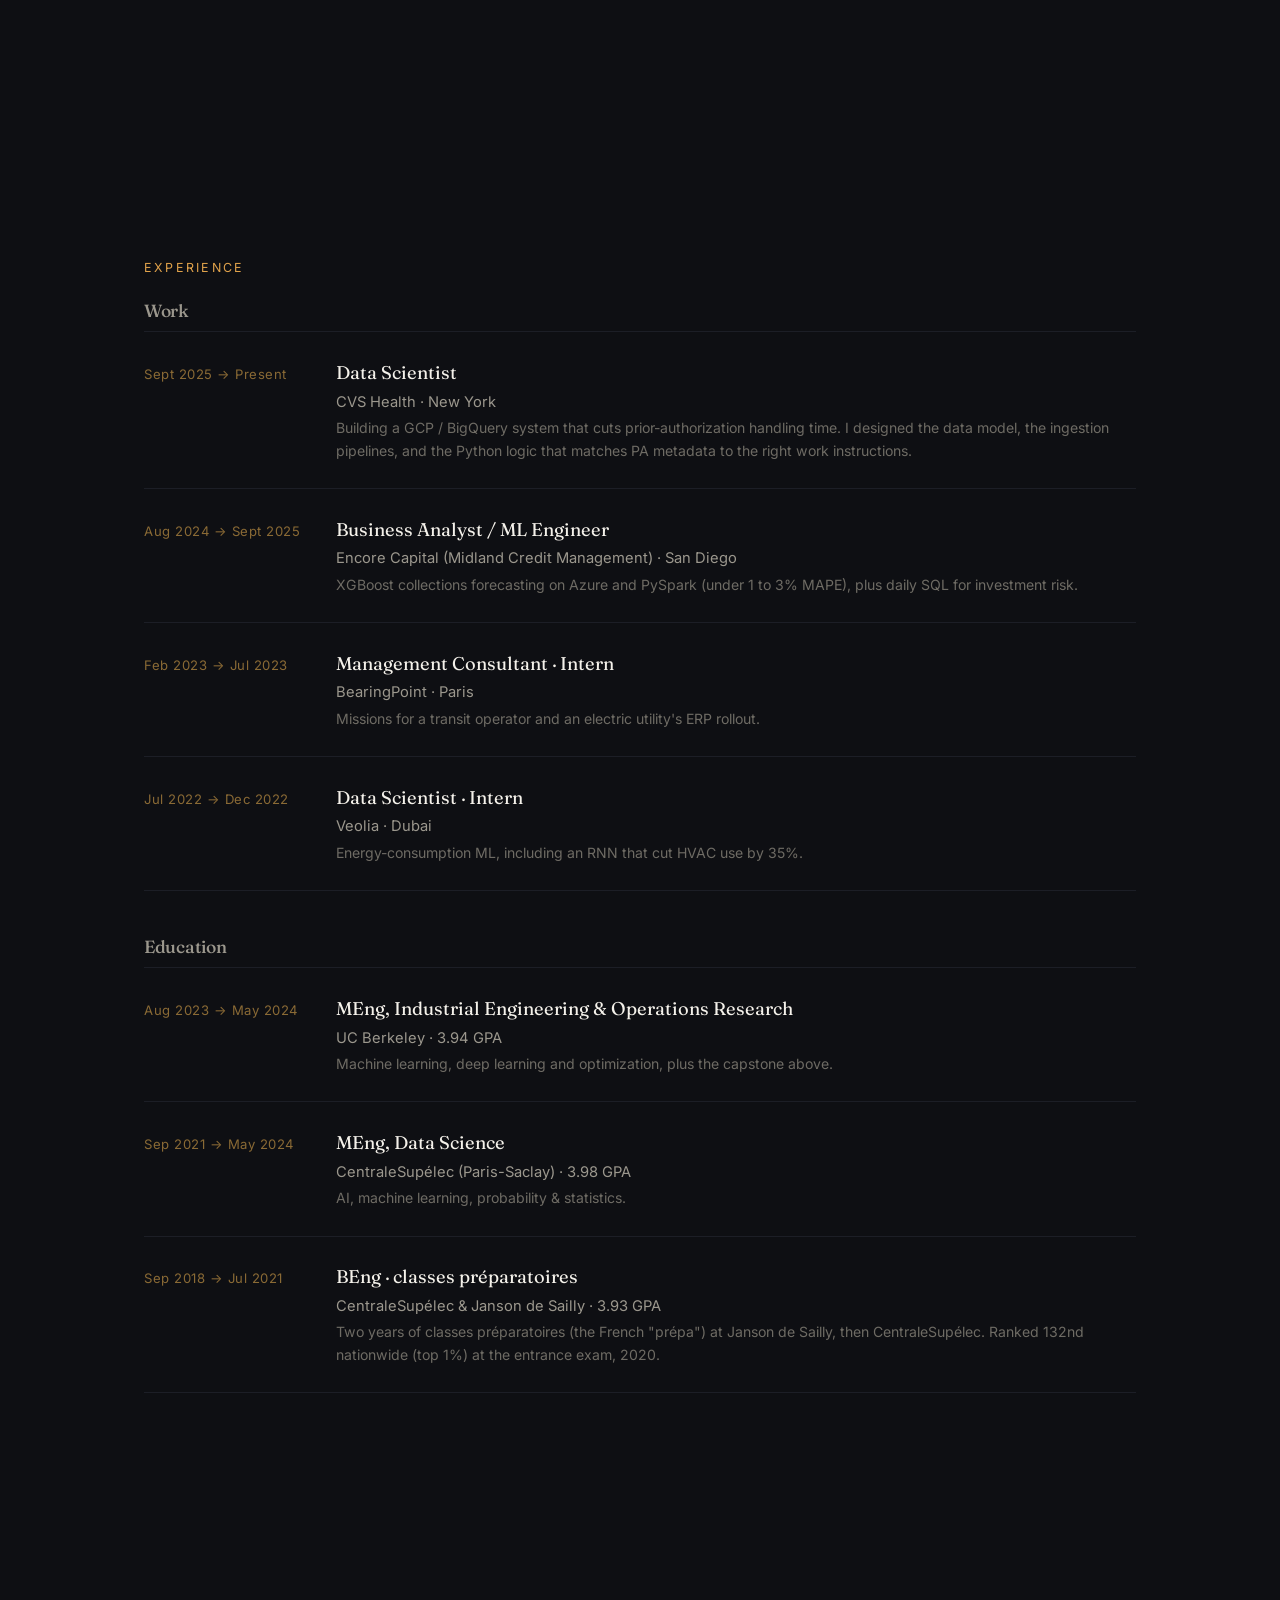
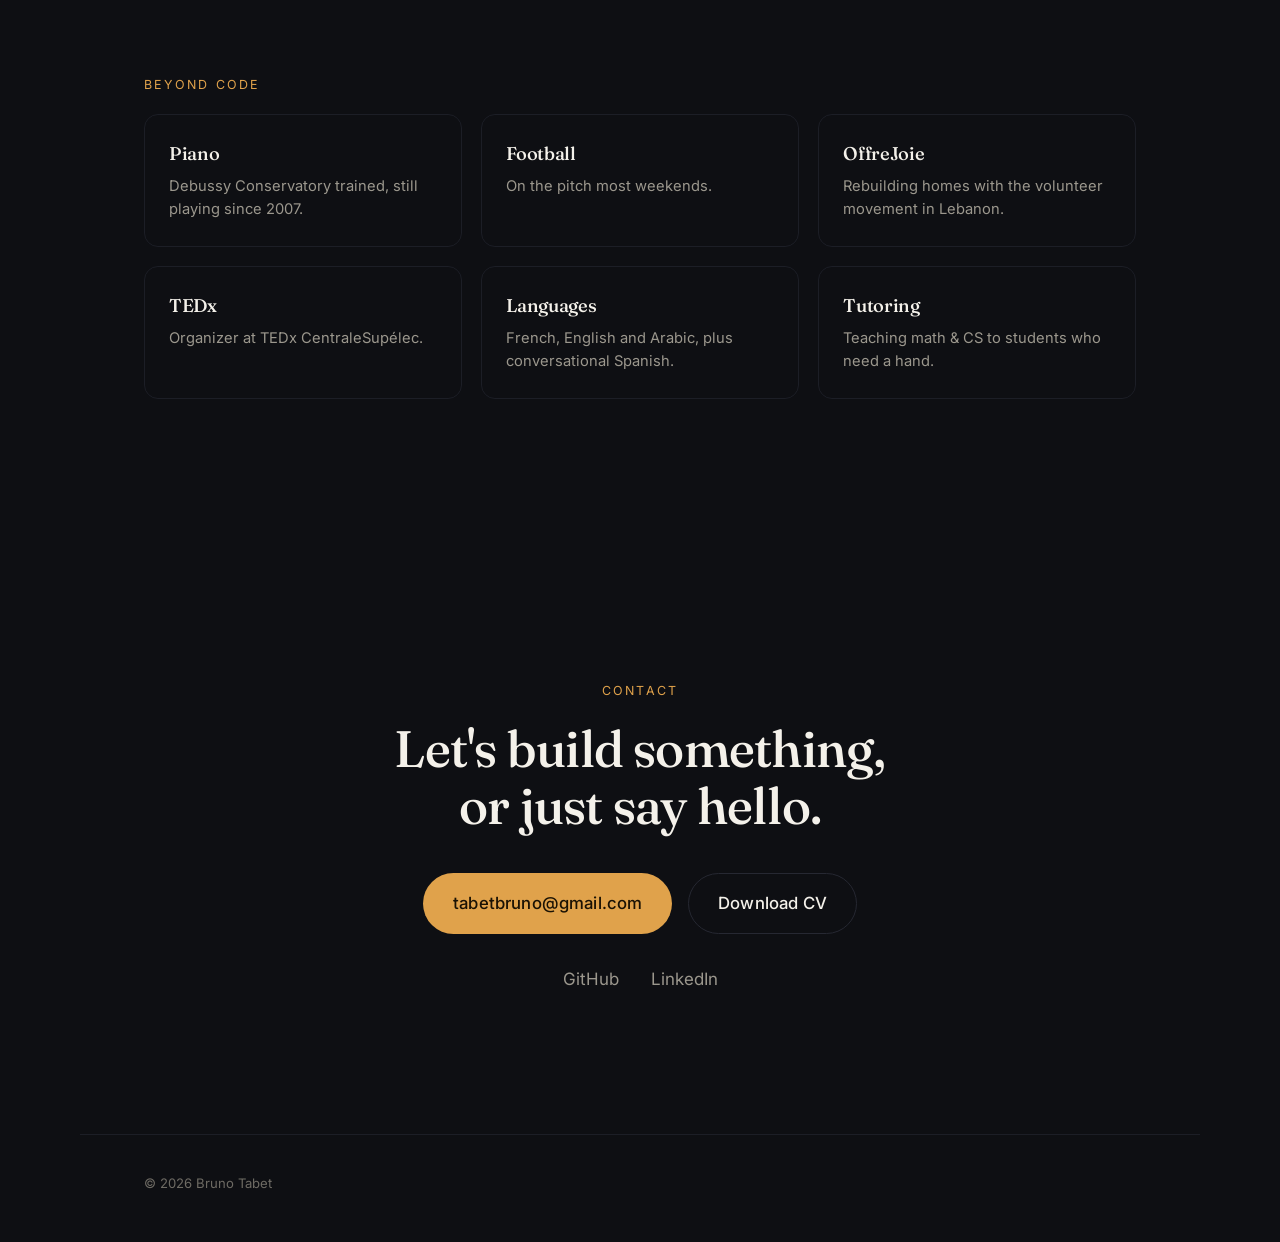
<file: projects/index.html>
<!DOCTYPE html>
<html lang="en">
<head>
  <meta charset="UTF-8" />
  <meta name="viewport" content="width=device-width, initial-scale=1.0" />
  <title>Bruno Tabet · Projects</title>
  <meta name="robots" content="noindex, nofollow" />
  <meta name="description" content="Bruno Tabet builds products end to end, from ML models to shipped apps. Data scientist at CVS Health, based in New York." />

  <!-- Open Graph -->
  <meta property="og:title" content="Bruno Tabet · Data scientist & product builder" />
  <meta property="og:description" content="I build products end to end, from ML models to shipped apps." />
  <meta property="og:type" content="website" />
  <meta name="theme-color" content="#0E0F13" />
  <link rel="icon" href="/assets/favicon.svg" type="image/svg+xml" />
  <link rel="apple-touch-icon" href="/assets/favicon.svg" />

  <link rel="preconnect" href="https://fonts.googleapis.com" />
  <link rel="preconnect" href="https://fonts.gstatic.com" crossorigin />
  <link href="https://fonts.googleapis.com/css2?family=Fraunces:opsz,wght@9..144,400;9..144,500;9..144,600&family=Inter:wght@400;500;600&display=swap" rel="stylesheet" />
  <link rel="stylesheet" href="/styles.css" />
  <link rel="stylesheet" href="/projects/projects.css" />
</head>
<body>
  <a class="skip-link" href="#work">Skip to work</a>

  <!-- NAV -->
  <header class="nav" id="nav">
    <a class="nav__mark" href="#top" aria-label="Bruno Tabet, home">
      <span class="nav__wordmark">Bruno Tabet</span>
    </a>
    <nav class="nav__links" aria-label="Primary">
      <a href="#work">Work</a>
      <a href="#beyond">Beyond code</a>
      <a href="#contact">Contact</a>
      <a class="nav__cv" href="/assets/CV_Bruno_TABET.pdf" download>CV</a>
    </nav>
  </header>

  <main id="top">
    <!-- HERO -->
    <section class="hero" id="hero">
      <div class="hero__map-wrap" aria-hidden="true">
        <svg class="hero__map" id="worldMap" viewBox="0 0 1000 500" preserveAspectRatio="xMidYMid meet" role="presentation"></svg>
        <div class="hero__map-fade"></div>
      </div>

      <div class="hero__content">
        <p class="hero__eyebrow">
          <span class="hero__dot"></span> Data scientist &amp; product builder
        </p>
        <h1 class="hero__title">
          I build products <br />end to end, from <br /><em>ML models</em> to <em>shipped apps</em>.
        </h1>
        <p class="hero__lede">
          I'm a data scientist at CVS Health in New York, and a builder the rest of the time.
          French and Lebanese, born in Tokyo, with two engineering master's from CentraleSupélec
          in Paris and UC Berkeley. Fluent in French, English and Arabic, plus very good Spanish.
        </p>
        <div class="hero__actions">
          <a class="btn btn--primary" href="#work">See the work</a>
          <a class="btn btn--ghost" href="#contact">Get in touch</a>
        </div>
        <ul class="hero__social" aria-label="Elsewhere">
          <li><a href="https://github.com/BrunoTabet" target="_blank" rel="noopener">GitHub</a></li>
          <li><a href="https://www.linkedin.com/in/bruno-tabet2001/" target="_blank" rel="noopener">LinkedIn</a></li>
          <li><a href="mailto:tabetbruno@gmail.com">Email</a></li>
        </ul>
      </div>

      <!-- Journey legend, revealed with the map -->
      <ol class="journey" id="journey" aria-label="Cities Bruno has lived in, in order">
        <li data-city="tokyo"><span class="journey__flag">🇯🇵</span> Tokyo <span class="journey__tag">born</span></li>
        <li data-city="beirut"><span class="journey__flag">🇱🇧</span> Lebanon <span class="journey__tag">family</span></li>
        <li data-city="paris"><span class="journey__flag">🇫🇷</span> Paris <span class="journey__tag">raised</span></li>
        <li data-city="dubai"><span class="journey__flag">🇦🇪</span> Dubai <span class="journey__tag">worked</span></li>
        <li data-city="berkeley"><span class="journey__flag">🇺🇸</span> Berkeley <span class="journey__tag">studied</span></li>
        <li data-city="sandiego"><span class="journey__flag">🇺🇸</span> San Diego <span class="journey__tag">worked</span></li>
        <li data-city="newyork"><span class="journey__flag">🇺🇸</span> New York <span class="journey__tag">now</span></li>
      </ol>
    </section>

    <!-- SELECTED WORK -->
    <section class="section work" id="work">
      <p class="section__kicker">Selected work</p>
      <h2 class="section__title">Things I've built end-to-end.</h2>

      <div class="work__group">
        <h3><a href="https://ahlelak.com" target="_blank" rel="noopener">Ahlelak</a> <span class="card__sub">“better for you”, in Lebanese Arabic</span></h3>
        <p>Software for small businesses in Lebanon and the Gulf: a WhatsApp receptionist, a point of sale, and invoice reading. I design and build all of it, from the models to the apps, and each one has a live demo you can try.</p>
      </div>

      <div class="cards">
        <!-- Ahlein, WhatsApp receptionist + owner app -->
        <article class="card card--feature reveal" id="ahlein" data-case="ahlein">
          <div class="card__media card__media--mock is-tall" data-motif="whatsapp">
            <div class="mock ahx ah" id="ahDemo" aria-hidden="true">
              <div class="ah__labels"><span>The customer</span><span>The owner's app</span></div>
              <div class="ah__phones">
                <div class="ah__phone ah__phone--wa">
                  <div class="ah__notch"></div>
                  <div class="ah__wa-head"><span class="ah__wa-av">C</span><span><b>Cedar Cuts</b><small>online</small></span></div>
                  <div class="ah__chat" id="ahChat"></div>
                </div>
                <div class="ah__phone ah__phone--app">
                  <div class="ah__notch"></div>
                  <div class="ah__app-head"><span><b>Cedar Cuts</b><small>Saturday 19 Sep</small></span><span class="ah__today">Today</span></div>
                  <div class="ah__chips"><span class="on">Day</span><span>Week</span></div>
                  <div class="ah__toast" id="ahToast"><i>A</i><span>New booking<small>Rami · Haircut · 11:00</small></span></div>
                  <div class="ah__cols"><span></span><span>Sami</span><span>Karim</span></div>
                  <div class="ah__grid" id="ahGrid">
                    <div class="ah__hours"></div>
                    <div class="ah__col"></div>
                    <div class="ah__col"></div>
                  </div>
                  <div class="ah__tabs">
                    <span class="on"><svg viewBox="0 0 24 24"><rect x="3" y="4" width="18" height="18" rx="2"/><path d="M16 2v4M8 2v4M3 10h18"/></svg>Calendar</span>
                    <span><svg viewBox="0 0 24 24"><path d="M21 11.5a8.4 8.4 0 0 1-12.6 7.3L3 21l2.2-5.4A8.5 8.5 0 1 1 21 11.5z"/></svg>Texts</span>
                    <span><svg viewBox="0 0 24 24"><path d="M12 3l1.9 5.1L19 10l-5.1 1.9L12 17l-1.9-5.1L5 10l5.1-1.9z"/></svg>Ask</span>
                    <span><svg viewBox="0 0 24 24"><path d="M18 20V10M12 20V4M6 20v-6"/></svg>Numbers</span>
                    <span><svg viewBox="0 0 24 24"><circle cx="12" cy="12" r="3"/><path d="M12 2v3M12 19v3M2 12h3M19 12h3M4.9 4.9l2.1 2.1M17 17l2.1 2.1M4.9 19.1L7 17M17 7l2.1-2.1"/></svg>Setup</span>
                  </div>
                </div>
              </div>
              <button class="demo-replay" type="button" tabindex="-1">↻ Replay</button>
            </div>
          </div>
          <div class="card__head">
            <h3>Ahlein <span class="card__sub">a warm Lebanese hello</span></h3>
            <span class="card__link is-static">Live on real WhatsApp</span>
          </div>
          <div class="card__body">
            <p class="card__what">
              <em>“A receptionist that lives on your WhatsApp number.”</em> Customers text or
              send a voice note, and Ahlein <strong>books, moves and cancels</strong> real
              appointments in their own language. The owner watches it land in a
              <strong>companion phone app</strong>: the day as columns, one per person, with
              drag to move and tap to book.
            </p>
            <p class="card__detail">
              <strong>The model translates, the code decides.</strong> The LLM turns a sentence
              into a tool call, and plain Python resolves names, checks availability against
              people, rooms and chairs, and writes the booking under a database lock. It hears
              voice notes and reads photos natively, sends approved WhatsApp templates for
              reminders, and lets staff run the day from the same number. Deployed, and proven
              end to end on real phones.
            </p>
            <ul class="tags"><li>Built by me</li><li>Agentic AI</li><li>Python · FastAPI</li><li>Postgres</li><li>Gemini</li><li>React Native (Expo)</li><li>WhatsApp Cloud API</li></ul>
            <div class="card__actions">
              <a class="card__cta card__cta--primary" href="https://ahlelak.com/ai-receptionist" target="_blank" rel="noopener">Try the live demo <span aria-hidden="true">↗</span></a>
              <button class="card__more" type="button" data-case-open="ahlein">Learn more about Ahlein <span aria-hidden="true">→</span></button>
            </div>
          </div>
        </article>

        <!-- Ahlelak POS -->
        <article class="card card--feature reveal" id="pos" data-case="pos">
          <div class="card__media card__media--mock is-tall" data-motif="pos">
            <div class="mock ahx pos" id="posDemo" aria-hidden="true">
              <div class="pos__banner"></div>
              <div class="pos__bar"><b>Hamra Branch</b><span class="pos__net" id="posNet"><i></i>Online</span><span class="pos__who">Rita</span></div>
              <div class="pos__main">
                <div class="pos__side">
                  <span class="on"><svg viewBox="0 0 24 24"><path d="M3 7V5a2 2 0 0 1 2-2h2M17 3h2a2 2 0 0 1 2 2v2M21 17v2a2 2 0 0 1-2 2h-2M7 21H5a2 2 0 0 1-2-2v-2M7 12h10"/></svg></span>
                  <span><svg viewBox="0 0 24 24"><path d="M21 8l-9-5-9 5v8l9 5 9-5z"/><path d="M3 8l9 5 9-5M12 13v8"/></svg></span>
                  <span><svg viewBox="0 0 24 24"><circle cx="8" cy="8" r="4"/><circle cx="16" cy="8" r="4"/><circle cx="12" cy="16" r="4"/></svg></span>
                  <span><svg viewBox="0 0 24 24"><rect x="3" y="3" width="18" height="18" rx="2"/><path d="M3 9h18M9 21V9"/></svg></span>
                  <span><svg viewBox="0 0 24 24"><path d="M6 2h12v20l-3-2-3 2-3-2-3 2z"/><path d="M9 7h6M9 11h6"/></svg></span>
                  <span><svg viewBox="0 0 24 24"><path d="M3 3v18h18M8 17v-5M13 17V8M18 17v-9"/></svg></span>
                </div>
                <div class="pos__sale">
                  <div class="pos__scan" id="posScan"><svg viewBox="0 0 24 24"><path d="M3 7V5a2 2 0 0 1 2-2h2M17 3h2a2 2 0 0 1 2 2v2M21 17v2a2 2 0 0 1-2 2h-2M7 21H5a2 2 0 0 1-2-2v-2M7 8v8M10 8v8M13 8v8M17 8v8"/></svg><span>Scan or search</span></div>
                  <div class="pos__lines" id="posLines"></div>
                  <div class="pos__foot">
                    <span class="lbl" id="posCount">0 items</span>
                    <span class="pos__total"><b id="posUsd">$0.00</b><small id="posLbp">0 L.L.</small></span>
                    <div class="pos__pay" id="posPay">Pay</div>
                  </div>
                </div>
              </div>
              <div class="pos__label" id="posLabel"></div>
              <div class="pos__toast" id="posToast"></div>
              <button class="demo-replay" type="button" tabindex="-1">↻ Replay</button>
            </div>
          </div>
          <div class="card__head">
            <h3>Ahlelak POS <span class="card__sub">a till for the corner shop</span></h3>
            <span class="card__link is-static">Desktop app · live web demo</span>
          </div>
          <div class="card__body">
            <p class="card__what">
              <em>“The shop keeps selling when the internet doesn't.”</em> A point of sale for
              Lebanese mini-markets: scan a barcode and it's in the cart, priced in
              <strong>dollars and lira</strong> at once. Returns, discounts, shifts, a cash
              count, stock, and the day's numbers, in <strong>English and Arabic</strong>.
            </p>
            <p class="card__detail">
              <strong>Offline first, by rule.</strong> Nothing on the sell path waits on the
              network. Money is integer minor units, never a float, and stock is a ledger of
              movements rather than a number someone edits. The same React code ships as a
              Tauri desktop app for Windows and macOS and runs in the browser on SQLite
              compiled to WebAssembly, which is the demo you can try.
            </p>
            <ul class="tags"><li>Built by me</li><li>React</li><li>TypeScript</li><li>Tauri · Rust</li><li>SQLite / WASM</li><li>Arabic RTL</li><li>600+ tests</li></ul>
            <div class="card__actions">
              <a class="card__cta card__cta--primary" href="https://ahlelak.com/pos" target="_blank" rel="noopener">Try the POS in your browser <span aria-hidden="true">↗</span></a>
              <button class="card__more" type="button" data-case-open="pos">Learn more about the POS <span aria-hidden="true">→</span></button>
            </div>
          </div>
        </article>

        <!-- Invoice reading + checks -->
        <article class="card card--feature reveal" id="invoices" data-case="invoices">
          <div class="card__media card__media--mock is-tall" data-motif="invoices">
            <div class="mock ahx inv" id="invDemo" aria-hidden="true">
              <div class="inv__head"><b>September's paperwork<small>a restaurant group · 30 documents</small></b><span class="inv__badge" id="invBadge">30 unread</span></div>
              <div class="inv__docs" id="invDocs"></div>
              <div class="inv__prog"><i id="invProg"></i></div>
              <div class="inv__ledger" id="invLedger"></div>
              <div class="inv__checks" id="invChecks"></div>
              <button class="demo-replay" type="button" tabindex="-1">↻ Replay</button>
            </div>
          </div>
          <div class="card__head">
            <h3>AI invoice reading <span class="card__sub">then checking the pile</span></h3>
            <span class="card__link is-static">Live demo · try your own invoice</span>
          </div>
          <div class="card__body">
            <p class="card__what">
              <em>“Reading the invoice is the easy half.”</em> Drop in a month of invoices,
              receipts and delivery notes, or just email them. Each one is read into clean rows,
              sorted into <strong>money in and money out</strong>, and then checked
              <strong>against every document before it</strong>.
            </p>
            <p class="card__detail">
              That second half is the point. No single page shows a supplier's changed bank
              account, an invoice sent twice, or a price that crept up 23% since March, but the
              pile does. The checks are plain, tested functions, not a model's opinion, and the
              model never adds up money: it only reads, and the code does the maths.
            </p>
            <ul class="tags"><li>Built by me</li><li>Claude (vision + tools)</li><li>Next.js</li><li>TypeScript</li><li>Cloudflare Workers</li></ul>
            <div class="card__actions">
              <a class="card__cta card__cta--primary" href="https://ahlelak.com/paperwork" target="_blank" rel="noopener">Try the live demo <span aria-hidden="true">↗</span></a>
              <button class="card__more" type="button" data-case-open="invoices">Learn more about it <span aria-hidden="true">→</span></button>
            </div>
          </div>
        </article>

        <div class="work__group work__group--inline">
          <h3>More things I've built</h3>
        </div>

        <!-- Najma -->
        <article class="card card--feature reveal" id="najma" data-case="najma">
          <div class="card__media card__media--mock" data-motif="najma">
            <div class="nj" aria-hidden="true">
              <div class="nj__head">
                <span class="nj__title">✦ Nujoom</span>
                <span class="nj__sub">your cosmic decision guide</span>
              </div>
              <div class="nj__stream" id="njStream"></div>
              <div class="nj__dots" id="njDots"><i></i><i></i></div>
            </div>
          </div>
          <div class="card__head">
            <h3><span class="card__logo" aria-hidden="true"></span>Najma <span class="card__sub">“star”, in Arabic</span></h3>
          </div>
          <div class="card__body">
            <p class="card__what">
              <em>“Astrology that answers the question you actually asked.”</em> Its core,
              <strong>Nujoom</strong> (Arabic for <em>stars</em>), is an
              <strong>agentic AI decision engine</strong>: ask it <em>“best day to ask for a
              raise?”</em> and it reads your birth chart, scores the timing out of 100, and
              explains why.
            </p>
            <p class="card__detail">
              <strong>Grounded, not guessed.</strong> A deterministic scoring engine computes the
              numbers on <strong>Swiss Ephemeris</strong> chart math, and the LLM only narrates
              them (server-side validation stops it inventing anything). iOS is in App Store
              review, and the web app is live now.
            </p>
            <ul class="tags">
              <li>Solo build</li><li>Agentic AI</li><li>React Native</li><li>Swiss Ephemeris</li><li>Groq LLMs</li>
            </ul>
            <div class="card__actions">
              <a class="card__cta card__cta--primary" href="https://getnajma.com" target="_blank" rel="noopener">Try it live at getnajma.com <span aria-hidden="true">↗</span></a>
              <button class="card__more" type="button" data-case-open="najma">Learn more about Najma <span aria-hidden="true">→</span></button>
            </div>
          </div>
        </article>

        <!-- hiresort -->
        <article class="card card--feature reveal" id="hiresort" data-case="hiresort">
          <div class="card__media card__media--mock" data-motif="hiresort">
            <div class="mock mock--hiresort" aria-hidden="true">
              <div class="mhs__head">
                <span class="mhs__role">Senior ML Engineer · 148 CVs</span>
                <span class="mhs__badge" id="hsBadge">Scoring…</span>
              </div>
              <div class="mhs__prog"><i id="hsProg"></i></div>
              <div class="mhs__list" id="hsList"></div>
            </div>
          </div>
          <div class="card__head">
            <h3>hiresort</h3>
          </div>
          <div class="card__body">
            <p class="card__what">
              <em>“Rank applicants before you read every résumé by hand.”</em> An AI screening tool
              that scores and ranks candidates against the criteria <em>you</em> define, then shows
              its reasoning (each candidate's strengths and gaps) instead of an opaque match&nbsp;%.
            </p>
            <p class="card__detail">
              Under the hood: local embeddings pre-filter candidates so only the best consume
              expensive LLM calls, and scoring runs as chunked, resumable jobs that survive
              serverless timeouts.
            </p>
            <ul class="tags"><li>Solo build</li><li>Next.js 14</li><li>TypeScript</li><li>Local embeddings</li><li>Pluggable LLMs</li><li>Stripe</li></ul>
            <div class="card__actions">
              <a class="card__cta card__cta--primary" href="https://hiresort.app" target="_blank" rel="noopener">Try it live at hiresort.app <span aria-hidden="true">↗</span></a>
              <button class="card__more" type="button" data-case-open="hiresort">Learn more about hiresort <span aria-hidden="true">→</span></button>
            </div>
          </div>
        </article>

        <!-- Berkeley capstone -->
        <article class="card card--feature reveal" id="capstone" data-case="capstone">
          <div class="card__media card__media--mock" data-motif="capstone">
            <div class="mock mock--capstone" aria-hidden="true">
              <div class="mcap__head">
                <span class="mcap__title">✦ Citation forecast</span>
                <span class="mcap__sub">one inventor · per year</span>
              </div>
              <div class="mcap__chart" id="capChart"></div>
              <div class="mcap__foot">
                <span><b>89%</b> breakthrough accuracy</span>
                <span><b>±48</b> citations MAE</span>
              </div>
            </div>
          </div>
          <div class="card__head">
            <h3>Predicting the next impactful scientists</h3>
            <span class="card__link is-static">Berkeley MEng · 2024</span>
          </div>
          <div class="card__body">
            <p class="card__what">
              Machine-learning models that spot which scientists will make future
              <strong>breakthroughs</strong> (papers cited 100+ times within three years), from
              their patents, publications and citation history. Useful for BioTech hiring and
              research investing.
            </p>
            <p class="card__detail">
              Two tracks: a classifier for whether a scientist breaks through (around 89% accuracy),
              and a time-series forecast of their future yearly citations (±48 MAE). A team project
              at Berkeley, advised by Prof. Lee Fleming.
            </p>
            <ul class="tags"><li>Team of 3</li><li>89% accuracy</li><li>±48 citations MAE</li><li>Python</li><li>Boosting</li><li>Time-series</li></ul>
            <div class="card__actions">
              <button class="card__more" type="button" data-case-open="capstone">Learn more about the capstone <span aria-hidden="true">→</span></button>
            </div>
          </div>
        </article>
      </div>
    </section>

    <!-- EXPERIENCE -->
    <section class="section experience reveal" id="experience">
      <p class="section__kicker">Experience</p>

      <h3 class="xp__group">Work</h3>
      <ol class="xp">
        <li class="xp__item">
          <span class="xp__when">Sept 2025 → Present</span>
          <span class="xp__role">Data Scientist</span>
          <span class="xp__org">CVS Health · New York</span>
          <span class="xp__note">Building a GCP / BigQuery system that cuts prior-authorization handling time. I designed the data model, the ingestion pipelines, and the Python logic that matches PA metadata to the right work instructions.</span>
        </li>
        <li class="xp__item">
          <span class="xp__when">Aug 2024 → Sept 2025</span>
          <span class="xp__role">Business Analyst / ML Engineer</span>
          <span class="xp__org">Encore Capital (Midland Credit Management) · San Diego</span>
          <span class="xp__note">XGBoost collections forecasting on Azure and PySpark (under 1 to 3% MAPE), plus daily SQL for investment risk.</span>
        </li>
        <li class="xp__item">
          <span class="xp__when">Feb 2023 → Jul 2023</span>
          <span class="xp__role">Management Consultant · Intern</span>
          <span class="xp__org">BearingPoint · Paris</span>
          <span class="xp__note">Missions for a transit operator and an electric utility's ERP rollout.</span>
        </li>
        <li class="xp__item">
          <span class="xp__when">Jul 2022 → Dec 2022</span>
          <span class="xp__role">Data Scientist · Intern</span>
          <span class="xp__org">Veolia · Dubai</span>
          <span class="xp__note">Energy-consumption ML, including an RNN that cut HVAC use by 35%.</span>
        </li>
      </ol>

      <h3 class="xp__group">Education</h3>
      <ol class="xp">
        <li class="xp__item">
          <span class="xp__when">Aug 2023 → May 2024</span>
          <span class="xp__role">MEng, Industrial Engineering &amp; Operations Research</span>
          <span class="xp__org">UC Berkeley · 3.94 GPA</span>
          <span class="xp__note">Machine learning, deep learning and optimization, plus the capstone above.</span>
        </li>
        <li class="xp__item">
          <span class="xp__when">Sep 2021 → May 2024</span>
          <span class="xp__role">MEng, Data Science</span>
          <span class="xp__org">CentraleSupélec (Paris-Saclay) · 3.98 GPA</span>
          <span class="xp__note">AI, machine learning, probability &amp; statistics.</span>
        </li>
        <li class="xp__item">
          <span class="xp__when">Sep 2018 → Jul 2021</span>
          <span class="xp__role">BEng · classes préparatoires</span>
          <span class="xp__org">CentraleSupélec &amp; Janson de Sailly · 3.93 GPA</span>
          <span class="xp__note">Two years of classes préparatoires (the French "prépa") at Janson de Sailly, then CentraleSupélec. Ranked 132nd nationwide (top 1%) at the entrance exam, 2020.</span>
        </li>
      </ol>
    </section>

    <!-- BEYOND CODE -->
    <section class="section beyond reveal" id="beyond">
      <p class="section__kicker">Beyond code</p>
      <div class="beyond__grid">
        <div class="beyond__item"><h3>Piano</h3><p>Debussy Conservatory trained, still playing since 2007.</p></div>
        <div class="beyond__item"><h3>Football</h3><p>On the pitch most weekends.</p></div>
        <div class="beyond__item"><h3>OffreJoie</h3><p>Rebuilding homes with the volunteer movement in Lebanon.</p></div>
        <div class="beyond__item"><h3>TEDx</h3><p>Organizer at TEDx CentraleSupélec.</p></div>
        <div class="beyond__item"><h3>Languages</h3><p>French, English and Arabic, plus conversational Spanish.</p></div>
        <div class="beyond__item"><h3>Tutoring</h3><p>Teaching math &amp; CS to students who need a hand.</p></div>
      </div>
    </section>

    <!-- CONTACT -->
    <section class="section contact reveal" id="contact">
      <p class="section__kicker">Contact</p>
      <h2 class="contact__title">Let's build something, or just say hello.</h2>
      <div class="contact__actions">
        <a class="btn btn--primary btn--lg" href="mailto:tabetbruno@gmail.com">tabetbruno@gmail.com</a>
        <a class="btn btn--ghost btn--lg" href="/assets/CV_Bruno_TABET.pdf" download>Download CV</a>
      </div>
      <ul class="contact__links">
        <li><a href="https://github.com/BrunoTabet" target="_blank" rel="noopener">GitHub</a></li>
        <li><a href="https://www.linkedin.com/in/bruno-tabet2001/" target="_blank" rel="noopener">LinkedIn</a></li>
      </ul>
    </section>
  </main>

  <footer class="footer">
    <span>© <span id="year"></span> Bruno Tabet</span>
  </footer>

  <!-- CASE STUDY DIALOG -->
  <dialog id="caseDialog" class="case-dialog" aria-label="Case study">
    <button class="case-dialog__close" type="button" data-case-close aria-label="Close case study">
      <span aria-hidden="true">✕</span>
    </button>
    <div class="case-dialog__body" id="caseBody"></div>
  </dialog>

  <!-- CASE STUDY CONTENT (cloned into the dialog on open) -->
  <template data-case-tpl="najma">
    <article class="case">
      <p class="case__eyebrow">Solo build · iOS + web · agentic AI</p>
      <h2 class="case__title">Najma <span>“star”, in Arabic</span></h2>
      <p class="case__lede">“Astrology that answers the question you actually asked.”</p>
      <a class="case__cta" href="https://getnajma.com" target="_blank" rel="noopener">Visit getnajma.com <span aria-hidden="true">↗</span></a>

      <h3>Why it's interesting</h3>
      <p>The hard part was never astrology. It's making an LLM you can <em>trust with a number</em>.
      Let a model freewheel and it invents scores and confidence it hasn't earned, so Najma's whole
      architecture exists to split <strong>computation from narration</strong>.</p>

      <h3>Architecture</h3>
      <ul>
        <li>A <strong>deterministic scoring engine</strong> runs real <strong>Swiss Ephemeris</strong>
        math to produce every number. It's fully reproducible, with no model in the loop.</li>
        <li><strong>Nujoom is agentic.</strong> The LLM calls the scoring engine as a <em>tool</em>
        and narrates what comes back. It never computes a score itself.</li>
        <li><strong>Server-side validation is the guardrail.</strong> Any figure the model tries to
        emit that the engine didn't produce gets rejected, so hallucinated numbers can't reach the
        user. That's the core anti-hallucination design.</li>
        <li>Every answer is <strong>grounded in your own chart</strong>: exact birth time and
        location, passed in as structured context.</li>
      </ul>

      <h3>My role</h3>
      <p>Solo on all of it. The concept, the design, the full React Native and Node stack, the scoring engine, and the agent.</p>

      <div class="case__stack">
        <span class="case__stack-label">Stack</span>
        <ul class="tags"><li>React Native</li><li>Node.js</li><li>Supabase</li><li>Groq LLMs</li><li>Swiss Ephemeris</li><li>Deterministic scoring</li></ul>
      </div>
      <p class="case__status">iOS in App Store review · web app live now.</p>
    </article>
  </template>

  <template data-case-tpl="hiresort">
    <article class="case">
      <p class="case__eyebrow">Full-stack · live product</p>
      <h2 class="case__title">hiresort</h2>
      <p class="case__lede">“Rank applicants before you read every résumé by hand.”</p>
      <a class="case__cta" href="https://hiresort.app" target="_blank" rel="noopener">Visit hiresort.app <span aria-hidden="true">↗</span></a>

      <h3>Why it's interesting</h3>
      <p>Scoring hundreds of résumés with an LLM is trivial to prototype and brutal to make
      <em>cheap, fast and reliable</em> on serverless. Almost all the engineering lives in the
      pipeline around the model, not the prompt.</p>

      <h3>Architecture</h3>
      <ul>
        <li><strong>Two-stage scoring, or the embedding gate.</strong> Local sentence embeddings
        (all-MiniLM-L6-v2 via <code>@xenova/transformers</code>) shortlist candidates by similarity,
        so only the strongest ever reach an expensive LLM call. Big cost and latency win.</li>
        <li><strong>Resumable async jobs.</strong> Scoring runs as chunked, idempotent background
        work with live progress, and it survives serverless timeouts and closed browser tabs.</li>
        <li><strong>Lease-based worker coordination.</strong> Postgres advisory locks break behind
        Supabase's connection pooler, so workers coordinate through a DB-column lease with
        stale-job reclamation instead.</li>
        <li><strong>Provider-aware throughput.</strong> Chunk size, concurrency and rate-limiting
        adapt to each LLM's quota, behind a provider abstraction (Gemini, OpenAI, Groq).</li>
        <li>HMAC-signed webhooks on <code>candidate.scored</code>, role-based sharing, Stripe
        tiers, and Cloudflare R2 object storage.</li>
      </ul>

      <div class="case__stack">
        <span class="case__stack-label">Stack</span>
        <ul class="tags"><li>Next.js 14</li><li>TypeScript</li><li>Tailwind</li><li>Prisma / Postgres (Supabase)</li><li>Gemini / OpenAI / Groq</li><li>@xenova/transformers</li><li>Vercel</li><li>Cloudflare R2</li><li>Stripe</li></ul>
      </div>
      <p class="case__status">Live at hiresort.app.</p>
    </article>
  </template>

  <template data-case-tpl="ahlein">
    <article class="case">
      <p class="case__eyebrow">Agentic AI · deployed · part of Ahlelak</p>
      <h2 class="case__title">Ahlein <span>· WhatsApp receptionist</span></h2>
      <p class="case__lede">A multi-tenant receptionist that runs a booking desk on a business's own WhatsApp number, plus the phone app the owner runs the day from.</p>
      <a class="case__cta" href="https://ahlelak.com/ai-receptionist" target="_blank" rel="noopener">See it on ahlelak.com <span aria-hidden="true">↗</span></a>

      <h3>Why it's interesting</h3>
      <p>Getting a model to chat is easy. Getting it to run a real salon's diary, in Arabic,
      French, English and Arabizi, over voice notes and photos, without ever double-booking or
      inventing a number, is not. Almost every design choice here comes from one rule:
      <strong>the model translates, the code decides and writes.</strong></p>

      <h3>Architecture</h3>
      <ul>
        <li><strong>Agentic tool loop.</strong> The LLM turns a message into a structured call
        (<code>check_availability</code>, <code>book</code>, <code>reschedule</code>,
        <code>cancel</code>, <code>handoff</code>). Resolving names to ids, permissions and every
        write is ordinary Python, unit-tested without an API key.</li>
        <li><strong>A generic resource solver.</strong> A service declares what it consumes as
        tag and quantity pairs (a barber, a chair, a room plus two operators), and the solver
        fills each need with distinct free resources. One engine is tested across five kinds of
        business: salons, car washes, escape rooms, clinics and day car hire.</li>
        <li><strong>No double-booking.</strong> Every write path takes a per-tenant Postgres
        advisory lock in the same transaction as the availability check.</li>
        <li><strong>Voice and photos, natively.</strong> WhatsApp opus voice notes go straight into
        Gemini with no transcoding step, and a photo of a haircut is described and routed to the
        right service.</li>
        <li><strong>Consent is a button tap.</strong> Cancellations and waitlist offers use
        WhatsApp interactive buttons, never the model's reading of "sure ok". Follow-ups fire on
        an event (a freed slot), never a timer, and there is deliberately no broadcast feature.</li>
        <li><strong>Staff run the business from the same number.</strong> Routing happens before
        any model call, on the sender's phone, so a customer claiming to be the owner never gets
        the manage tools. Changes are proposed with their blast radius ("16 bookings affected")
        and confirmed with a tap.</li>
        <li><strong>The owner asks, the code counts.</strong> Revenue figures are computed in SQL
        and the model only narrates them, labelled booked rather than collected.</li>
        <li><strong>A companion iOS app.</strong> React Native (Expo): calendar with day and week
        views, drag to move, tap to book, time off with an impact preview, an inbox that can take
        a chat off the bot, and an Ask tab running the same agent as WhatsApp. Every change that
        would message a customer proposes first.</li>
        <li><strong>Evals that read the database.</strong> Multi-turn customer cases assert the
        booking row, not just the reply, which caught a real rescheduling bug on the first run.
        Over 1,000 tests in total.</li>
        <li><strong>Multi-tenant.</strong> One webhook routes by <code>phone_number_id</code>,
        with HMAC-verified payloads, Fernet-encrypted per-tenant secrets, approved Meta message
        templates, and a public booking API a client's own website can share.</li>
      </ul>

      <h3>My role</h3>
      <p>I built all of it: the backend, the agent, the evals, the mobile app and the deploy.</p>

      <div class="case__stack">
        <span class="case__stack-label">Stack</span>
        <ul class="tags"><li>Python</li><li>FastAPI</li><li>async SQLAlchemy</li><li>Postgres</li><li>Alembic</li><li>Gemini (LLM + audio + vision)</li><li>WhatsApp Cloud API</li><li>React Native / Expo</li><li>Railway</li></ul>
      </div>
      <p class="case__status">Deployed on Railway and proven on real phones: text, voice, photos, buttons and approved reminder templates. Next: the first business running on it.</p>
    </article>
  </template>

  <template data-case-tpl="pos">
    <article class="case">
      <p class="case__eyebrow">Desktop + web · offline first · part of Ahlelak</p>
      <h2 class="case__title">Ahlelak POS <span>· a till for the corner shop</span></h2>
      <p class="case__lede">A point of sale for Lebanese mini-markets that keeps selling with no internet, in dollars and lira, in English and Arabic.</p>
      <a class="case__cta" href="https://ahlelak.com/pos" target="_blank" rel="noopener">Try it at ahlelak.com/pos <span aria-hidden="true">↗</span></a>

      <h3>Why it's interesting</h3>
      <p>A till is unforgiving software. The power cuts, the connection drops, prices are quoted
      in two currencies, and the person at the counter is serving a queue. So the interesting
      work is in the rules that make it trustworthy, not in the screens.</p>

      <h3>Architecture</h3>
      <ul>
        <li><strong>The shop sells with no internet.</strong> Nothing on the sell path awaits a
        network call. The cloud is an enhancement, never a dependency.</li>
        <li><strong>One codebase, two runtimes.</strong> React and TypeScript on top of SQLite. As
        a desktop app it runs in a Tauri (Rust) shell with Windows and macOS installers built in
        CI. In the browser it runs on SQLite compiled to WebAssembly, persisted locally, which is
        what powers the public demo.</li>
        <li><strong>Demo code is dropped, not hidden.</strong> Compile-time flags plus dynamic
        imports mean the demo and dev tools are not in a shop's build at all.</li>
        <li><strong>Money is integer minor units.</strong> Never a float, with dual USD and L.L.
        pricing and weighed goods priced per kilo.</li>
        <li><strong>Stock is a ledger.</strong> The on-hand number is a cache of stock movements,
        and a test recomputes one from the other. Scanning to register a product and scanning to
        sell are different modes, so stock only moves on a confirmed transaction.</li>
        <li><strong>Invoice to stock.</strong> Photograph a supplier's invoice, and each line is
        fuzzy-matched to the catalogue (supplier abbreviations included) into a plan a person
        confirms before anything is received.</li>
        <li><strong>Arabic is first class.</strong> Full right-to-left layout, and the build fails
        if a string is missing from either language.</li>
        <li>Returns, discounts, shifts with a drawer count, manager PIN approvals, receipt printing,
        EAN-13 validation, and local backups that have actually been restored.</li>
      </ul>

      <h3>My role</h3>
      <p>I built all of it, from the domain model to the Rust shell and the CI that packages it.
      Around 600 domain tests plus Rust tests, all green.</p>

      <div class="case__stack">
        <span class="case__stack-label">Stack</span>
        <ul class="tags"><li>React</li><li>TypeScript</li><li>Vite</li><li>Tauri</li><li>Rust</li><li>SQLite</li><li>sql.js / WebAssembly</li><li>Vitest</li><li>GitHub Actions</li></ul>
      </div>
      <p class="case__status">Live web demo at ahlelak.com/pos · Windows and macOS installers built · next: a real counter with a scanner and printer.</p>
    </article>
  </template>

  <template data-case-tpl="invoices">
    <article class="case">
      <p class="case__eyebrow">Document AI · live demo · part of Ahlelak</p>
      <h2 class="case__title">AI invoice reading <span>· then checking the pile</span></h2>
      <p class="case__lede">Read a month of invoices into clean rows, then catch the mistakes no single document shows.</p>
      <a class="case__cta" href="https://ahlelak.com/paperwork" target="_blank" rel="noopener">Try it at ahlelak.com/paperwork <span aria-hidden="true">↗</span></a>

      <h3>Why it's interesting</h3>
      <p>Pulling a total off a page is table stakes. The expensive mistakes are the ones only
      visible <em>across</em> documents read weeks apart: the invoice that arrived twice, the
      supplier whose bank account quietly changed, the beef that costs a quarter more than in
      March. That's what this is built to find.</p>

      <h3>Architecture</h3>
      <ul>
        <li><strong>Extraction with a forced tool call.</strong> Claude Haiku 4.5 reads the page
        image and must answer through a schema, so the reply is always JSON. It still isn't
        guaranteed to match the schema, so everything passes through a normaliser before
        anything downstream sees it.</li>
        <li><strong>Priced to be a product.</strong> Measured on a real A4 invoice: about 4,200
        tokens in and 565 out, roughly $0.007 a page, around 7% of the $10 per 100 price.</li>
        <li><strong>Checks are pure functions, not prompts.</strong> Same invoice twice (matched on
        the supplier's own reference), a changed bank account against every earlier invoice, lines
        that don't add up to the total, invoice against delivery note matched by item, price drift
        across months, and cost versus revenue decided by who the document is addressed to, with a
        confidence and a reason.</li>
        <li><strong>Findings are computed, never written.</strong> The demo's problems are planted
        in the data and found by the same functions the tests run. Change a number and the finding
        moves on its own.</li>
        <li><strong>The model never adds up money.</strong> In the archive search, the model sees
        only the question and turns it into a filter. The code runs it and does the sums, because a
        total that's wrong by one invoice is worse than no answer.</li>
        <li><strong>Email in.</strong> A Cloudflare Worker receives mail, splits out the
        attachments and stores them for six hours, and the website reads them through the exact
        same path as a drag-and-drop.</li>
        <li><strong>Try your own.</strong> Visitors can drop a real invoice. It's read once and
        never stored.</li>
      </ul>

      <h3>My role</h3>
      <p>I built all of it: the extraction endpoint, the finance checks, the demos and the email pipeline.</p>

      <div class="case__stack">
        <span class="case__stack-label">Stack</span>
        <ul class="tags"><li>Next.js (App Router)</li><li>TypeScript</li><li>Tailwind</li><li>Claude Haiku 4.5 / Sonnet</li><li>Cloudflare Workers + KV</li><li>Vercel</li></ul>
      </div>
      <p class="case__status">Live at ahlelak.com/paperwork, with a searchable archive demo at ahlelak.com/archive.</p>
    </article>
  </template>

  <template data-case-tpl="capstone">
    <article class="case">
      <p class="case__eyebrow">UC Berkeley · MEng capstone · team of 3</p>
      <h2 class="case__title">Predicting the next impactful scientists</h2>
      <p class="case__lede">Who will make the next breakthrough, predicted from patents and publications.</p>

      <h3>Why it's interesting</h3>
      <p>Individual scientific success is famously hard to call, almost like drawing the lottery.
      The question we chased was how far patent and publication signals can actually forecast a
      researcher's future impact, which matters a lot for BioTech hiring and research investing.</p>

      <h3>What we built</h3>
      <ul>
        <li><strong>Breakthrough classifier.</strong> Predicts whether a scientist will publish a
        breakthrough (a paper cited 100+ times within three years). We compared CART, Random Forest,
        gradient boosting and a neural net, and reached around <strong>89% accuracy</strong>.</li>
        <li><strong>Citation forecaster.</strong> A time-series model for each researcher's future
        yearly citations, benchmarked against naive and moving-average baselines, down to about
        <strong>±48 MAE</strong>.</li>
        <li>Trained on thousands of scientists from patent and publication databases, with careful
        feature selection (co-authors, prior-year citations and works, and more).</li>
      </ul>

      <h3>My role</h3>
      <p>A three-person team advised by Prof. Lee Fleming. I worked across the data processing, the
      classification models and the forecasting pipeline.</p>

      <div class="case__stack">
        <span class="case__stack-label">Stack</span>
        <ul class="tags"><li>Python</li><li>scikit-learn</li><li>Gradient boosting</li><li>Random Forest</li><li>Time-series</li><li>TensorFlow / Keras</li></ul>
      </div>
      <p class="case__status">UC Berkeley MEng, Industrial Engineering &amp; Operations Research, 2024.</p>
    </article>
  </template>

  <script src="/assets/world-land.js"></script>
  <script src="/main.js"></script>
  <script src="/projects/projects.js"></script>
</body>
</html>
</file>
<file: styles.css>
/* ============================================================
   Bruno Tabet — portfolio
   Elegant dark. Signature = the cities world-map motif.
   ============================================================ */

:root {
  --bg:        #0E0F13;   /* near-black ink, faint blue */
  --bg-2:      #14151B;   /* raised surface */
  --line:      #262832;   /* hairlines */
  --line-soft: #1C1E26;
  --text:      #F4F1EA;   /* warm white */
  --muted:     #9B978D;   /* warm grey */
  --muted-2:   #6E6B64;
  --accent:    #E0A24B;   /* amber — the night-map glow */
  --accent-hi: #F0BE73;
  --accent-dim:#8A6a35;

  --maxw: 1120px;
  --pad: clamp(1.25rem, 5vw, 4rem);

  --serif: "Fraunces", Georgia, "Times New Roman", serif;
  --sans: "Inter", -apple-system, BlinkMacSystemFont, "Segoe UI", Helvetica, Arial, sans-serif;

  --ease: cubic-bezier(0.22, 1, 0.36, 1);
}

/* ---------- reset-ish ---------- */
*, *::before, *::after { box-sizing: border-box; }
html { scroll-behavior: smooth; -webkit-text-size-adjust: 100%; }
@media (prefers-reduced-motion: reduce) { html { scroll-behavior: auto; } }

body {
  margin: 0;
  background: var(--bg);
  color: var(--text);
  font-family: var(--sans);
  font-size: 17px;
  line-height: 1.6;
  -webkit-font-smoothing: antialiased;
  text-rendering: optimizeLegibility;
  overflow-x: hidden;
}

a { color: inherit; text-decoration: none; }
h1, h2, h3 { font-family: var(--serif); font-weight: 500; letter-spacing: -0.015em; margin: 0; }
em { font-style: italic; color: var(--accent-hi); font-weight: 500; }

.skip-link {
  position: absolute; left: -999px; top: 0; z-index: 999;
  background: var(--accent); color: #1a1204; padding: .6rem 1rem; border-radius: 0 0 8px 0;
}
.skip-link:focus { left: 0; }

:focus-visible { outline: 2px solid var(--accent); outline-offset: 3px; border-radius: 3px; }

/* ---------- nav ---------- */
.nav {
  position: fixed; top: 0; left: 0; right: 0; z-index: 100;
  display: flex; align-items: center; justify-content: space-between;
  padding: 1rem var(--pad);
  transition: background .4s var(--ease), border-color .4s var(--ease), backdrop-filter .4s;
  border-bottom: 1px solid transparent;
}
.nav.is-scrolled {
  background: color-mix(in srgb, var(--bg) 82%, transparent);
  backdrop-filter: blur(14px) saturate(1.2);
  border-bottom: 1px solid var(--line-soft);
}
.nav__wordmark {
  font-family: var(--serif); font-weight: 600; font-size: 1.2rem; letter-spacing: .005em;
  color: var(--text); transition: color .3s;
}
.nav__mark:hover .nav__wordmark { color: var(--accent-hi); }
.nav__links { display: flex; align-items: center; gap: clamp(.9rem, 2.5vw, 2rem); }
.nav__links a { font-size: .875rem; color: var(--muted); transition: color .25s; }
.nav__links a:hover { color: var(--text); }
.nav__cv {
  border: 1px solid var(--line); border-radius: 999px; padding: .4rem .9rem;
  color: var(--text) !important;
}
.nav__cv:hover { border-color: var(--accent); background: color-mix(in srgb, var(--accent) 10%, transparent); }
@media (max-width: 620px) {
  .nav__links a:not(.nav__cv) { display: none; }
  .nav__links a[href="#work"] { display: inline; }
}

/* ---------- buttons ---------- */
.btn {
  display: inline-flex; align-items: center; gap: .5rem;
  font-size: .95rem; font-weight: 500; letter-spacing: .01em;
  padding: .8rem 1.4rem; border-radius: 999px;
  border: 1px solid transparent; cursor: pointer;
  transition: transform .25s var(--ease), background .25s, border-color .25s, color .25s, box-shadow .25s;
}
.btn--lg { padding: 1rem 1.8rem; font-size: 1.05rem; }
.btn--primary {
  background: var(--accent); color: #1a1204;
  box-shadow: 0 0 0 0 color-mix(in srgb, var(--accent) 40%, transparent);
}
.btn--primary:hover { background: var(--accent-hi); transform: translateY(-2px); box-shadow: 0 10px 30px -8px color-mix(in srgb, var(--accent) 55%, transparent); }
.btn--ghost { border-color: var(--line); color: var(--text); }
.btn--ghost:hover { border-color: var(--accent); transform: translateY(-2px); color: var(--accent-hi); }

/* ============================================================
   HERO
   ============================================================ */
.hero {
  position: relative;
  min-height: 100svh;
  display: flex; flex-direction: column; justify-content: center;
  padding: 7rem var(--pad) 3rem;
  overflow: hidden;
}
.hero__map-wrap { position: absolute; inset: 0; z-index: 0; pointer-events: none; }
.hero__map { width: 100%; height: 100%; opacity: 1; }
.hero__map-fade {
  position: absolute; inset: 0;
  background:
    /* clear the core text block so the headline stays crisp */
    radial-gradient(58% 52% at 50% 52%, var(--bg) 30%, transparent 78%),
    /* keep the map alive at the edges, fade the far corners */
    radial-gradient(135% 100% at 50% 42%, transparent 55%, var(--bg) 92%),
    linear-gradient(180deg, transparent 55%, var(--bg) 98%);
}

.hero__content { position: relative; z-index: 2; max-width: min(760px, 100%); margin: 0 auto; width: 100%; }
.hero__eyebrow {
  display: inline-flex; align-items: center; gap: .55rem;
  font-size: .8rem; letter-spacing: .16em; text-transform: uppercase; color: var(--muted);
  margin: 0 0 1.4rem;
}
.hero__dot { width: 7px; height: 7px; border-radius: 50%; background: var(--accent); box-shadow: 0 0 12px 2px var(--accent); }
.hero__title {
  font-size: clamp(2.05rem, 6.4vw, 4.6rem);
  line-height: 1.05; letter-spacing: -0.025em;
  margin: 0 0 1.5rem;
  text-wrap: balance;
}
@media (max-width: 560px) {
  /* let the headline flow naturally instead of the desktop line breaks */
  .hero__title br { display: none; }
}
.hero__lede { font-size: clamp(1.02rem, 2vw, 1.2rem); color: var(--muted); max-width: 46ch; margin: 0 0 2rem; }
.hero__lede .hero__amp { color: var(--accent); font-style: normal; padding: 0 .1em; }
.hero__actions { display: flex; flex-wrap: wrap; gap: .8rem; margin-bottom: 2rem; }
.hero__social { display: flex; gap: 1.5rem; list-style: none; padding: 0; margin: 0; font-size: .9rem; }
.hero__social a { color: var(--muted); position: relative; }
.hero__social a::after { content: ""; position: absolute; left: 0; bottom: -3px; width: 0; height: 1px; background: var(--accent); transition: width .3s var(--ease); }
.hero__social a:hover { color: var(--text); }
.hero__social a:hover::after { width: 100%; }

/* journey legend */
.journey {
  position: relative; z-index: 2;
  list-style: none; padding: 0; margin: 3.2rem auto 0; max-width: var(--maxw); width: 100%;
  display: flex; flex-wrap: wrap; gap: .5rem 1.4rem;
  font-size: .82rem; color: var(--muted);
}
@media (max-width: 560px) { .journey { gap: .5rem 1rem; font-size: .76rem; } }
.journey li { display: inline-flex; align-items: center; gap: .4rem; opacity: 0; transform: translateY(6px); cursor: default; padding: .15rem .3rem; border-radius: 6px; transition: background .25s, color .25s; }
.journey li.is-active { background: color-mix(in srgb, var(--accent) 12%, transparent); color: var(--text); }
.journey li.is-active .journey__tag { color: var(--accent); }
.journey.is-in li { animation: journeyIn .5s var(--ease) forwards; }
.journey__flag { font-size: .95rem; }
.journey__tag { color: var(--accent-dim); font-size: .72rem; text-transform: uppercase; letter-spacing: .08em; }
@keyframes journeyIn { to { opacity: 1; transform: none; } }

/* SVG map elements (injected by main.js) */
.map-land { fill: #1c1f2b; stroke: #3a3f4f; stroke-width: .5; opacity: .95; }
.map-grid line { stroke: var(--line-soft); stroke-width: .5; opacity: .55; }
.map-arc {
  fill: none; stroke: var(--accent); stroke-width: 1.3;
  stroke-linecap: round; opacity: .55;
  filter: drop-shadow(0 0 3px color-mix(in srgb, var(--accent) 60%, transparent));
}
.map-pulse { fill: var(--accent-hi); filter: drop-shadow(0 0 5px var(--accent)); }
.map-city { fill: var(--accent-hi); transition: r .3s var(--ease); }
.map-city-glow { fill: var(--accent); opacity: .22; transition: opacity .3s; }
.map-city-ring { fill: none; stroke: var(--accent); stroke-width: 1; opacity: 0; }
.map-label { fill: var(--muted-2); font-family: var(--sans); font-size: 10px; letter-spacing: .04em; opacity: 0; transition: opacity .3s, fill .3s; }
.map-label.is-now { fill: var(--accent-dim); }
.city { pointer-events: auto; }
.city.is-active .map-city-glow { opacity: .5; }

/* ambient cursor glow */
.hero__glow {
  position: absolute; inset: 0; z-index: 1; pointer-events: none; opacity: 0;
  transition: opacity .5s ease;
  background: radial-gradient(280px circle at var(--gx, 50%) var(--gy, 40%),
    color-mix(in srgb, var(--accent) 12%, transparent), transparent 65%);
}

/* ============================================================
   SECTIONS
   ============================================================ */
.section { max-width: var(--maxw); margin: 0 auto; padding: clamp(4.5rem, 11vw, 9rem) var(--pad); }
.section__kicker {
  font-size: .78rem; letter-spacing: .18em; text-transform: uppercase; color: var(--accent);
  margin: 0 0 1.2rem;
}
.section__title { font-size: clamp(1.8rem, 4.2vw, 2.9rem); line-height: 1.1; margin-bottom: 3rem; max-width: 20ch; }

/* reveal on scroll — gentle, refined ease-in */
.reveal { opacity: 0; transform: translateY(30px); transition: opacity 1.1s cubic-bezier(.16,1,.3,1), transform 1.1s cubic-bezier(.16,1,.3,1); will-change: opacity, transform; }
.reveal.is-in { opacity: 1; transform: none; }
@media (prefers-reduced-motion: reduce) {
  .reveal { opacity: 1; transform: none; transition: none; }
  .journey li { opacity: 1; transform: none; }
}

/* ---------- story ---------- */
.story__grid { display: grid; grid-template-columns: 1.1fr .9fr; gap: clamp(2rem, 6vw, 5rem); align-items: start; }
.story__lead { font-size: clamp(1.5rem, 3.4vw, 2.3rem); line-height: 1.22; letter-spacing: -0.02em; }
.story__body p { color: var(--muted); margin: 0 0 1.1rem; }
.story__langs { display: flex; flex-wrap: wrap; gap: .5rem; margin-top: 1.6rem; }
.story__langs span {
  font-size: .8rem; color: var(--text); border: 1px solid var(--line);
  border-radius: 999px; padding: .3rem .8rem;
}
.story__langs .is-muted { color: var(--muted-2); }
@media (max-width: 800px) { .story__grid { grid-template-columns: 1fr; } }

/* ---------- work cards (one per row) ---------- */
.cards { display: flex; flex-direction: column; gap: 1.6rem; }
.card {
  background: var(--bg-2); border: 1px solid var(--line-soft); border-radius: 18px;
  overflow: hidden; display: flex; flex-direction: column;
  transition: border-color .4s var(--ease), transform .4s var(--ease), box-shadow .4s var(--ease);
}
.card:hover { border-color: color-mix(in srgb, var(--accent) 40%, var(--line)); transform: translateY(-4px); box-shadow: 0 24px 60px -30px rgba(0,0,0,.8); }
/* desktop: media spans full height on one side; title + body stack on the other */
.card--feature {
  display: grid;
  grid-template-columns: 42% 1fr;
  grid-template-rows: auto 1fr;
  grid-template-areas: "media head" "media body";
}
/* alternate the media side for rhythm */
.card--feature:nth-of-type(even) {
  grid-template-columns: 1fr 42%;
  grid-template-areas: "head media" "body media";
}
.card__media {
  grid-area: media; position: relative; min-height: 340px;
  background: radial-gradient(120% 120% at 70% 20%, color-mix(in srgb, var(--accent) 16%, transparent), transparent 60%), var(--bg);
  border-right: 1px solid var(--line-soft);
}
.card--feature:nth-of-type(even) .card__media { border-right: none; border-left: 1px solid var(--line-soft); }
.card__badge {
  position: absolute; top: 1rem; left: 1rem; z-index: 2;
  font-size: .72rem; letter-spacing: .08em; text-transform: uppercase;
  background: var(--accent); color: #1a1204; padding: .3rem .7rem; border-radius: 999px; font-weight: 600;
}
.card__head {
  grid-area: head; display: flex; flex-wrap: wrap; align-items: baseline;
  justify-content: space-between; gap: .5rem;
  padding: clamp(1.4rem, 3vw, 2.2rem) clamp(1.4rem, 3vw, 2.2rem) 0;
}
.card__body { grid-area: body; padding: .9rem clamp(1.4rem, 3vw, 2.2rem) clamp(1.4rem, 3vw, 2.2rem); display: flex; flex-direction: column; gap: .9rem; }
.card__head h3 { font-size: clamp(1.3rem, 2.6vw, 1.8rem); }
.card__sub { color: var(--muted-2); font-size: .7em; font-family: var(--sans); font-weight: 400; }
.card__link { font-size: .85rem; color: var(--accent); white-space: nowrap; transition: color .25s; }
.card__link:hover { color: var(--accent-hi); }
.card__link.is-static { color: var(--muted-2); }
.card__what { font-size: 1.02rem; margin: 0; }
.card__detail { color: var(--muted); font-size: .95rem; margin: 0; }
.card__what[data-placeholder] { color: var(--muted-2); }
.tags { list-style: none; display: flex; flex-wrap: wrap; gap: .45rem; padding: 0; margin: .3rem 0 0; }
.tags li { font-size: .74rem; color: var(--muted); border: 1px solid var(--line); border-radius: 999px; padding: .28rem .7rem; }
@media (max-width: 760px) {
  /* phones: title first, then the live demo, then the details */
  .card--feature, .card--feature:nth-of-type(even) {
    grid-template-columns: 1fr;
    grid-template-rows: auto auto auto;
    grid-template-areas: "head" "media" "body";
  }
  .card--feature .card__media,
  .card--feature:nth-of-type(even) .card__media {
    border-right: none; border-left: none;
    border-top: 1px solid var(--line-soft); border-bottom: 1px solid var(--line-soft);
    min-height: 260px;
  }
  .card__head { padding: clamp(1.4rem, 5vw, 2.2rem) clamp(1.4rem, 5vw, 2.2rem) 1.1rem; }
}

/* Najma logo mark (recolored via CSS mask) */
.card__logo {
  display: inline-block; width: .82em; height: .82em; margin-right: .35em;
  vertical-align: -0.02em; background: var(--text);
  -webkit-mask: url(assets/najma-mark.svg) center / contain no-repeat;
  mask: url(assets/najma-mark.svg) center / contain no-repeat;
}

/* card actions row */
.card__actions { display: flex; flex-wrap: wrap; align-items: center; gap: .7rem 1.1rem; margin: auto 0 0; padding-top: .3rem; }
.card__cta {
  display: inline-flex; align-items: center; gap: .45rem;
  font-size: .9rem; font-weight: 500; padding: .55rem 1.1rem; border-radius: 999px;
  border: 1px solid var(--line); color: var(--text);
  transition: transform .25s var(--ease), background .25s, border-color .25s, color .25s;
}
.card__cta span { transition: transform .25s var(--ease); }
.card__cta:hover { border-color: var(--accent); color: var(--accent-hi); transform: translateY(-2px); }
.card__cta:hover span { transform: translate(2px, -2px); }
.card__cta--primary { background: var(--accent); color: #1a1204; border-color: var(--accent); }
.card__cta--primary:hover { background: var(--accent-hi); border-color: var(--accent-hi); color: #1a1204; }
.card__more {
  background: none; border: none; padding: 0; cursor: pointer;
  color: var(--muted); font: inherit; font-size: .9rem; font-weight: 500;
  display: inline-flex; align-items: center; gap: .4rem;
  transition: gap .25s var(--ease), color .25s;
}
.card__more span { transition: transform .25s var(--ease); }
.card:hover .card__more { color: var(--text); }
.card__more:hover { color: var(--accent-hi); }
.card__more:hover span { transform: translateX(4px); }

/* ---------- case study dialog ---------- */
.case-dialog {
  width: min(760px, 92vw); max-height: 88vh; padding: 0; border: none;
  background: transparent; color: var(--text); overflow: visible;
}
.case-dialog::backdrop { background: rgba(6, 7, 10, .74); backdrop-filter: blur(6px); }
.case-dialog[open] { animation: caseIn .4s var(--ease); }
@keyframes caseIn { from { opacity: 0; transform: translateY(16px) scale(.98); } to { opacity: 1; transform: none; } }
.case-dialog__body {
  background: linear-gradient(180deg, #16171E, #101116);
  border: 1px solid var(--line); border-radius: 20px;
  max-height: 88vh; overflow-y: auto;
  padding: clamp(1.6rem, 4vw, 3rem);
  box-shadow: 0 40px 120px -30px rgba(0,0,0,.9);
}
.case-dialog__close {
  position: absolute; top: -14px; right: -14px; z-index: 3;
  width: 40px; height: 40px; border-radius: 50%; cursor: pointer;
  background: var(--bg-2); border: 1px solid var(--line); color: var(--text);
  font-size: 1rem; display: grid; place-items: center;
  transition: background .25s, border-color .25s, transform .25s;
}
.case-dialog__close:hover { border-color: var(--accent); color: var(--accent-hi); transform: rotate(90deg); }
@media (max-width: 560px) { .case-dialog__close { top: 8px; right: 8px; } }

.case__eyebrow { font-size: .76rem; letter-spacing: .16em; text-transform: uppercase; color: var(--accent); margin: 0 0 .8rem; }
.case__title { font-size: clamp(1.8rem, 5vw, 2.6rem); line-height: 1.08; margin: 0 0 .6rem; }
.case__title span { color: var(--muted-2); font-size: .55em; font-family: var(--sans); font-weight: 400; letter-spacing: 0; }
.case__lede { font-family: var(--serif); font-style: italic; color: var(--accent-hi); font-size: 1.15rem; margin: 0 0 1.4rem; }
.case__cta {
  display: inline-flex; align-items: center; gap: .4rem; margin-bottom: 1.8rem;
  font-size: .9rem; color: var(--text); border: 1px solid var(--line);
  border-radius: 999px; padding: .5rem 1rem; transition: border-color .25s, color .25s;
}
.case__cta:hover { border-color: var(--accent); color: var(--accent-hi); }
.case h3 {
  font-size: .78rem; letter-spacing: .14em; text-transform: uppercase; color: var(--muted);
  margin: 1.8rem 0 .7rem; font-family: var(--sans); font-weight: 600;
}
.case p { color: var(--muted); margin: 0 0 .8rem; }
.case ul:not(.tags) { margin: 0 0 .8rem; padding-left: 1.1rem; color: var(--muted); }
.case ul:not(.tags) li { margin-bottom: .55rem; }
.case strong { color: var(--text); font-weight: 600; }
.case em { color: var(--accent-hi); }
.case code { font-family: ui-monospace, SFMono-Regular, Menlo, monospace; font-size: .86em; color: var(--accent-hi); background: color-mix(in srgb, var(--accent) 10%, transparent); padding: .1em .4em; border-radius: 5px; }
.case__stack { margin-top: 1.8rem; padding-top: 1.4rem; border-top: 1px solid var(--line-soft); }
.case__stack-label { display: block; font-size: .72rem; letter-spacing: .14em; text-transform: uppercase; color: var(--muted-2); margin-bottom: .7rem; }
.case__status { font-size: .88rem; color: var(--accent-dim); margin-top: 1.2rem; }

/* card media motifs (subtle, only where there's no live mock) */
.card__media[data-motif]:not(.card__media--mock)::after {
  content: ""; position: absolute; inset: 0;
  background-image: radial-gradient(circle at 1px 1px, color-mix(in srgb, var(--accent) 22%, transparent) 1px, transparent 0);
  background-size: 22px 22px; opacity: .5; mask-image: radial-gradient(80% 80% at 60% 40%, #000, transparent 75%);
}

/* ============================================================
   Project card mini-UIs — each in its product's own brand world
   ============================================================ */
.card__media--mock { overflow: hidden; padding: 0; display: flex; }
.card__media--mock .card__badge { left: auto; right: 1rem; }
.card:not(.card--feature) .card__media--mock { min-height: 288px; }
.card--feature .card__media--mock { min-height: 340px; }
.mock { width: 100%; font-family: var(--sans); }

/* --- Najma · live animated Nujoom demo (navy / cyan) --- */
.nj {
  width: 100%; flex: 1;
  background: radial-gradient(130% 95% at 82% 0%, #14213b 0%, #080b13 62%);
  padding: clamp(14px, 2vw, 18px); display: flex; flex-direction: column; color: #d7e2fb; height: 100%;
}
.nj__head { display: flex; align-items: baseline; gap: 8px; margin-bottom: 12px; }
.nj__title { color: #7cc4ff; font-weight: 600; font-size: .92rem; }
.nj__sub { color: #5f77b0; font-size: .7rem; }
.nj__stream { flex: 1; min-height: 232px; display: flex; flex-direction: column; gap: 10px; }
.nj__dots { display: flex; gap: 2px; justify-content: center; margin-top: 4px; }
.nj__dots i {
  box-sizing: content-box; width: 8px; height: 8px; padding: 11px;
  background-color: #384c78; background-clip: content-box; border-radius: 50%;
  cursor: pointer; transition: background-color .3s, width .3s;
}
.nj__dots i:hover { background-color: #6cc3ef; }
.nj__dots i.on { background-color: #6cc3ef; width: 20px; border-radius: 8px; }
.nj .q { align-self: flex-end; max-width: 90%; background: linear-gradient(180deg, #9fdcf6, #6cc3ef); color: #06131f; font-weight: 500; padding: 8px 12px; border-radius: 14px 14px 4px 14px; font-size: .8rem; line-height: 1.4; }
.nj .q .cursor { display: inline-block; width: 2px; height: 1em; background: #06131f; margin-left: 1px; vertical-align: -2px; animation: nblink 1s steps(1) infinite; }
@keyframes nblink { 50% { opacity: 0; } }
.nj .a { opacity: 0; transform: translateY(8px); transition: opacity .5s, transform .5s; }
.nj .a.show { opacity: 1; transform: none; }
.nj .a-text { font-size: .78rem; line-height: 1.55; color: #c4d2f2; }
.nj .a-text b { color: #a9d8f5; font-weight: 600; }
.nj .card2 { margin-top: 10px; background: rgba(10,15,28,.55); border: 1px solid #21315e; border-radius: 12px; padding: 10px 11px 8px; }
.nj .card2-h { font-size: .74rem; font-weight: 600; color: #c9d6f5; }
.nj .card2-sub { font-size: .66rem; color: #6d84b8; margin: 2px 0 8px; }
.nj .legend2 { display: flex; gap: 14px; font-size: .66rem; color: #8ea0c8; margin-bottom: 8px; }
.nj .legend2 i { display: inline-block; width: 7px; height: 7px; border-radius: 50%; margin-right: 4px; }
.nj .chart2 { display: flex; align-items: flex-end; gap: var(--gap, 4px); height: 74px; }
.nj .col2 { flex: 1; display: flex; flex-direction: column; align-items: center; gap: 5px; justify-content: flex-end; height: 100%; }
.nj .bars2 { display: flex; gap: 2px; align-items: flex-end; height: 100%; justify-content: center; }
.nj .bar2 { width: var(--bw, 6px); border-radius: 2px; height: 0; transition: height .7s cubic-bezier(.2,.7,.2,1); }
.nj .col2 small { font-size: .6rem; color: #6d84b8; }
.nj .col2.peak small { color: #e9be5c; }
.nj .typing2 { display: inline-flex; gap: 4px; padding: 4px 2px; }
.nj .typing2 i { width: 5px; height: 5px; border-radius: 50%; background: #5f77b0; animation: ntp 1.2s infinite; }
.nj .typing2 i:nth-child(2) { animation-delay: .2s; }
.nj .typing2 i:nth-child(3) { animation-delay: .4s; }
@keyframes ntp { 0%,60%,100% { opacity: .25; transform: translateY(0); } 30% { opacity: 1; transform: translateY(-3px); } }

/* --- hiresort · ranked candidates (light / green) --- */
.mock--hiresort {
  background: #f4f2ec; padding: clamp(12px, 1.6vw, 16px);
  display: flex; flex-direction: column; gap: 8px; color: #20302b;
}
.mhs__head { display: flex; justify-content: space-between; align-items: center; margin-bottom: 2px; }
.mhs__role { font-size: .72rem; color: #5b6b64; font-weight: 500; }
.mhs__badge { font-size: .58rem; text-transform: uppercase; letter-spacing: .08em; background: #1f6e5e; color: #fff; padding: .22rem .55rem; border-radius: 999px; font-weight: 600; }
.mhs__prog { height: 4px; background: #e5e1d6; border-radius: 3px; overflow: hidden; margin: 1px 0 9px; }
.mhs__prog i { display: block; height: 100%; width: 0; background: #1f6e5e; border-radius: 3px; transition: width .12s linear; }
.mhs__list { display: flex; flex-direction: column; gap: 8px; }
.mhs__badge.is-scoring { background: #b98a2e; }
.mhs__row { display: flex; align-items: center; gap: 10px; background: #fff; border: 1px solid #e5e1d6; border-radius: 11px; padding: 9px 11px; opacity: 0; transform: translateY(6px); transition: opacity .35s var(--ease), transform .35s var(--ease); }
.mhs__row.show { opacity: 1; transform: none; }
.mhs__row--dim.show { opacity: .55; }
.mhs__rank { font-size: .7rem; color: #9aa39d; width: 10px; font-variant-numeric: tabular-nums; }
.mhs__who { flex: 1; display: flex; flex-direction: column; gap: 1px; min-width: 0; }
.mhs__who b { font-size: .82rem; }
.mhs__who small { font-size: .66rem; color: #7c857f; white-space: nowrap; overflow: hidden; text-overflow: ellipsis; }
.mhs__score { font-weight: 700; font-size: 1rem; color: #9aa39d; font-variant-numeric: tabular-nums; }
.mhs__score--hi { color: #1f6e5e; }

/* --- Ahlein · WhatsApp conversation (dark WhatsApp) --- */
.mock--wa { background: #0b141a; display: flex; flex-direction: column; }
.mwa__head { display: flex; align-items: center; gap: 10px; background: #1f2c34; padding: 10px 14px; flex: 0 0 auto; }
.mwa__avatar { width: 30px; height: 30px; border-radius: 50%; background: #128c7e; color: #fff; display: grid; place-items: center; font-weight: 700; font-size: .85rem; }
.mwa__meta { display: flex; flex-direction: column; }
.mwa__meta b { color: #e9edef; font-size: .82rem; }
.mwa__meta small { color: #86a0ac; font-size: .66rem; }
.mwa__chat {
  flex: 1; padding: 12px; display: flex; flex-direction: column; gap: 7px;
  background-image: radial-gradient(circle at 1px 1px, rgba(255,255,255,.02) 1px, transparent 0);
  background-size: 16px 16px;
}
.mwa__bubble { font-size: .77rem; line-height: 1.4; padding: 6px 9px 5px; border-radius: 9px; max-width: 84%; opacity: 0; transform: translateY(6px) scale(.98); transform-origin: bottom; transition: opacity .3s var(--ease), transform .3s var(--ease); }
.mwa__bubble.show { opacity: 1; transform: none; }
.mwa__bubble--in { align-self: flex-start; background: #202c33; color: #e9edef; border-top-left-radius: 2px; }
.mwa__bubble--out { align-self: flex-end; background: #005c4b; color: #e9edef; border-top-right-radius: 2px; }
.mwa__bubble b { color: #7ff0d0; font-weight: 600; }
.mwa__t { display: block; text-align: right; font-size: .58rem; color: rgba(233,237,239,.5); margin-top: 2px; }
.mwa__typing { align-self: flex-start; background: #202c33; border-radius: 9px; border-top-left-radius: 2px; padding: 9px 11px; display: inline-flex; gap: 4px; opacity: 0; transition: opacity .3s; }
.mwa__typing.show { opacity: 1; }
.mwa__typing i { width: 5px; height: 5px; border-radius: 50%; background: #8aa0ab; animation: ntp 1.2s infinite; }
.mwa__typing i:nth-child(2) { animation-delay: .2s; }
.mwa__typing i:nth-child(3) { animation-delay: .4s; }

/* --- Berkeley capstone · citation forecast (portfolio amber/dark) --- */
.mock--capstone {
  background: radial-gradient(120% 90% at 80% 0%, #1b1a16 0%, #0e0f13 62%);
  padding: clamp(14px, 2vw, 20px); display: flex; flex-direction: column; color: var(--text); height: 100%;
}
.mcap__head { display: flex; align-items: baseline; gap: 8px; margin-bottom: 4px; }
.mcap__title { color: var(--accent-hi); font-weight: 600; font-size: .9rem; }
.mcap__sub { color: var(--muted-2); font-size: .7rem; }
.mcap__chart {
  flex: 1; min-height: 150px; display: flex; align-items: flex-end; gap: 5px;
  position: relative; margin-top: 10px;
}
.mcap__col { flex: 1; display: flex; flex-direction: column; align-items: center; gap: 6px; justify-content: flex-end; height: 100%; }
.mcap__bar { width: 66%; max-width: 16px; border-radius: 3px 3px 0 0; height: 0; transition: height .7s cubic-bezier(.2,.7,.2,1); background: #3a3d47; }
.mcap__bar.is-fore { background: var(--accent); box-shadow: 0 0 10px color-mix(in srgb, var(--accent) 55%, transparent); }
.mcap__col small { font-size: .58rem; color: var(--muted-2); }
/* the "breakthrough = 100" threshold line */
.mcap__thresh { position: absolute; left: 0; right: 0; border-top: 1px dashed color-mix(in srgb, var(--accent) 55%, transparent); opacity: 0; transition: opacity .5s; }
.mcap__thresh.show { opacity: 1; }
.mcap__thresh span { position: absolute; left: 0; top: -14px; font-size: .58rem; color: var(--accent-dim); background: color-mix(in srgb, #0e0f13 80%, transparent); padding: 0 4px; }
.mcap__flag {
  position: absolute; top: 0; left: 0; font-size: .62rem; color: #0e0f13;
  background: var(--accent-hi); padding: .12rem .5rem; border-radius: 999px; font-weight: 600;
  opacity: 0; transform: translateY(-4px); transition: opacity .4s, transform .4s;
}
.mcap__flag.show { opacity: 1; transform: none; }
.mcap__foot { display: flex; gap: 16px; margin-top: 10px; padding-top: 10px; border-top: 1px solid var(--line-soft); font-size: .7rem; color: var(--muted); }
.mcap__foot b { color: var(--accent-hi); font-size: .95rem; }

/* ---------- experience ---------- */
.xp__group { font-family: var(--serif); font-weight: 500; font-size: 1.1rem; color: var(--muted); margin: 2.6rem 0 .4rem; }
.xp__group:first-of-type { margin-top: .4rem; }
.xp { list-style: none; padding: 0; margin: 0; border-top: 1px solid var(--line-soft); }
.xp__item {
  display: grid; grid-template-columns: 160px 1fr; gap: .2rem 2rem;
  padding: 1.6rem 0; border-bottom: 1px solid var(--line-soft);
  align-items: baseline;
}
.xp__when { color: var(--accent-dim); font-size: .82rem; letter-spacing: .04em; grid-row: span 3; }
.xp__role { font-family: var(--serif); font-size: 1.15rem; color: var(--text); }
.xp__org { color: var(--muted); font-size: .92rem; }
.xp__note { color: var(--muted-2); font-size: .88rem; }
@media (max-width: 640px) {
  .xp__item { grid-template-columns: 1fr; gap: .25rem; }
  .xp__when { grid-row: auto; }
}

/* ---------- beyond ---------- */
.beyond__grid { display: grid; grid-template-columns: repeat(3, 1fr); gap: 1.2rem; }
.beyond__item { border: 1px solid var(--line-soft); border-radius: 14px; padding: 1.5rem; transition: border-color .3s, transform .3s; }
.beyond__item:hover { border-color: color-mix(in srgb, var(--accent) 35%, var(--line)); transform: translateY(-3px); }
.beyond__item h3 { font-size: 1.15rem; margin-bottom: .4rem; }
.beyond__item p { color: var(--muted); font-size: .92rem; margin: 0; }
@media (max-width: 720px) { .beyond__grid { grid-template-columns: 1fr 1fr; } }
@media (max-width: 460px) { .beyond__grid { grid-template-columns: 1fr; } }

/* ---------- contact ---------- */
.contact { text-align: center; }
.contact__title { font-size: clamp(1.9rem, 5vw, 3.2rem); line-height: 1.12; margin: 0 auto 2.4rem; max-width: 16ch; }
.contact__actions { display: flex; flex-wrap: wrap; gap: 1rem; justify-content: center; margin-bottom: 2rem; }
.contact__links { list-style: none; display: flex; gap: 2rem; justify-content: center; padding: 0; margin: 0; }
.contact__links a { color: var(--muted); position: relative; }
.contact__links a:hover { color: var(--text); }

/* ---------- footer ---------- */
.footer {
  max-width: var(--maxw); margin: 0 auto; padding: 2.4rem var(--pad) 3rem;
  border-top: 1px solid var(--line-soft);
  display: flex; flex-wrap: wrap; justify-content: space-between; gap: 1rem;
  color: var(--muted-2); font-size: .82rem;
}
.footer__note { color: var(--accent-dim); letter-spacing: .02em; }
</file>
<file: projects/projects.css>
/* ============================================================
   /projects: extra styles for the Ahlelak cards
   (Ahlein app + chat, Ahlelak POS, invoice reading).
   Loaded after styles.css; everything here is scoped.
   ============================================================ */

/* Ahlelak brand, reused by all three demos */
.ahx {
  --t-bg: #f2fbfa;
  --t-card: #ffffff;
  --t-surface: #ecf9f8;
  --t-surface2: #d9f3f0;
  --t-line: rgba(4, 130, 124, .16);
  --t-line2: rgba(4, 130, 124, .30);
  --t-ink: #141414;
  --t-ink2: #3f4a49;
  --t-muted: #667372;
  --t-faint: #96a2a1;
  --t-signal: #04c8c0;
  --t-signal-ink: #0a7f78;
  --t-signal-soft: #d7f5f3;
  --t-ok: #0a7d44;
  --t-ok-soft: #dcf0e5;
  --t-warn: #8a5a10;
  --t-warn-soft: #f7edd7;
  --t-alert: #b3261e;
  --t-alert-soft: #f9e3e1;
  position: relative;
  container-type: inline-size;
}

.card--feature .card__media--mock.is-tall { min-height: 420px; }
@media (max-width: 760px) { .card--feature .card__media--mock.is-tall { min-height: 380px; } }

/* sub-group headings inside the work section */
.work__group { margin: 3rem 0 1.2rem; }
.work__group--inline { margin: 1.6rem 0 0; }
.work__group h3 { font-size: clamp(1.15rem, 2.2vw, 1.4rem); margin: 0; }
.work__group h3 a { color: var(--text); border-bottom: 1px solid color-mix(in srgb, var(--accent) 45%, transparent); transition: border-color .25s; }
.work__group h3 a:hover { border-color: var(--accent); }
.work__group p { color: var(--muted); margin: .45rem 0 0; max-width: 64ch; font-size: .95rem; }

/* replay pill shared by the three demos */
.demo-replay {
  position: absolute; right: 10px; bottom: 10px; z-index: 5;
  font: 500 .68rem/1 var(--sans); letter-spacing: .02em;
  color: #0a7f78; background: rgba(255,255,255,.92);
  border: 1px solid rgba(4,130,124,.3); border-radius: 999px; padding: .38rem .7rem;
  cursor: pointer; opacity: 0; pointer-events: none; transition: opacity .4s var(--ease), transform .25s var(--ease);
}
.demo-replay.show { opacity: 1; pointer-events: auto; }
.demo-replay:hover { transform: translateY(-1px); }
.demo-replay:focus-visible { outline: 2px solid var(--accent); outline-offset: 2px; }

.card__actions .card__cta + .card__cta { margin-left: -.3rem; }

/* ------------------------------------------------------------
   Ahlein · WhatsApp chat  →  owner's calendar app
   ------------------------------------------------------------ */
.ah {
  width: 100%; flex: 1; display: flex; flex-direction: column; justify-content: center;
  background: radial-gradient(120% 90% at 80% 0%, #123a3a 0%, #0b1416 60%);
  padding: 14px 12px 40px; gap: 8px;
  font-size: clamp(8.5px, 2.35cqi, 11px);
}
.ah__labels { display: grid; grid-template-columns: 1fr 1fr; gap: 10px; text-align: center; }
.ah__labels span { font-size: .92em; letter-spacing: .08em; text-transform: uppercase; color: #7fb9b4; }
.ah__phones { flex: 0 0 auto; display: grid; grid-template-columns: 1fr 1fr; gap: 12px; align-items: start; position: relative; }
.ah__phone {
  position: relative; border-radius: 20px; overflow: hidden; display: flex; flex-direction: column;
  border: 3px solid #1d2426; box-shadow: 0 18px 40px -18px rgba(0,0,0,.8), 0 0 0 1px rgba(255,255,255,.06);
  aspect-ratio: 9 / 17.5; min-height: 0;
}
.ah__notch { height: 13px; flex: 0 0 auto; display: grid; place-items: center; }
.ah__notch::after { content: ""; width: 34%; height: 6px; border-radius: 6px; background: #000; }

/* customer side: WhatsApp dark */
.ah__phone--wa { background: #0b141a; }
.ah__phone--wa .ah__notch { background: #1f2c34; }
.ah__wa-head { display: flex; align-items: center; gap: .6em; background: #1f2c34; padding: .35em .8em .7em; }
.ah__wa-av { width: 2.3em; height: 2.3em; border-radius: 50%; background: #04c8c0; color: #0b1416; display: grid; place-items: center; font-weight: 700; flex: 0 0 auto; }
.ah__wa-head b { display: block; color: #e9edef; font-size: 1.05em; line-height: 1.2; }
.ah__wa-head small { color: #86a0ac; font-size: .85em; }
.ah__chat {
  flex: 1; padding: .8em .7em; display: flex; flex-direction: column; justify-content: flex-end; gap: .5em; overflow: hidden;
  background-image: radial-gradient(circle at 1px 1px, rgba(255,255,255,.025) 1px, transparent 0); background-size: 14px 14px;
}
.ah__b {
  font-size: 1em; line-height: 1.38; padding: .45em .65em .35em; border-radius: .7em; max-width: 90%;
  color: #e9edef; opacity: 0; transform: translateY(6px) scale(.98); transform-origin: bottom;
  transition: opacity .3s var(--ease), transform .3s var(--ease);
}
.ah__b.show { opacity: 1; transform: none; }
.ah__b--out { align-self: flex-end; background: #005c4b; border-top-right-radius: .15em; }
.ah__b--in { align-self: flex-start; background: #202c33; border-top-left-radius: .15em; }
.ah__b b { color: #7ff0d0; font-weight: 600; }
.ah__b .t { display: block; text-align: right; font-size: .75em; color: rgba(233,237,239,.5); margin-top: .1em; }
.ah__voice { display: flex; align-items: center; gap: .5em; min-width: 9em; }
.ah__voice .play { width: 0; height: 0; border-left: .7em solid #aebac1; border-top: .45em solid transparent; border-bottom: .45em solid transparent; }
.ah__wave { flex: 1; display: flex; align-items: center; gap: 2px; height: 1.6em; }
.ah__wave i { flex: 1; background: rgba(233,237,239,.55); border-radius: 2px; min-height: 2px; }
.ah__voice small { color: rgba(233,237,239,.6); font-size: .8em; }
.ah__heard { display: block; font-size: .8em; color: #9fd9cf; margin-top: .35em; font-style: italic; }
.ah__btns { display: flex; flex-direction: column; gap: 2px; margin: .45em -.65em -.35em; border-top: 1px solid rgba(255,255,255,.07); }
.ah__btns span { text-align: center; color: #53bdeb; padding: .4em 0 .35em; font-weight: 500; transition: background .25s; }
.ah__btns span + span { border-top: 1px solid rgba(255,255,255,.07); }
.ah__btns span.tap { background: rgba(83,189,235,.18); }
.ah__typing { align-self: flex-start; background: #202c33; border-radius: .7em; border-top-left-radius: .15em; padding: .7em .8em; display: inline-flex; gap: 3px; }
.ah__typing i { width: 4px; height: 4px; border-radius: 50%; background: #8aa0ab; animation: ntp 1.2s infinite; }
.ah__typing i:nth-child(2) { animation-delay: .2s; }
.ah__typing i:nth-child(3) { animation-delay: .4s; }

/* owner side: the Ahlein app (light, turquoise-tinted) */
.ah__phone--app { background: var(--t-bg); color: var(--t-ink); }
.ah__phone--app .ah__notch { background: var(--t-card); }
.ah__app-head { background: var(--t-card); padding: .3em .8em .5em; display: flex; align-items: center; justify-content: space-between; gap: .4em; }
.ah__app-head b { display: block; font-size: 1.1em; }
.ah__app-head small { color: var(--t-muted); font-size: .85em; }
.ah__today { background: var(--t-signal); color: var(--t-ink); font-weight: 600; border-radius: 999px; padding: .25em .7em; font-size: .85em; }
.ah__chips { display: flex; gap: .35em; background: var(--t-card); padding: 0 .8em .55em; border-bottom: 1px solid var(--t-line); }
.ah__chips span { border-radius: 999px; padding: .2em .7em; font-size: .85em; color: var(--t-muted); background: var(--t-surface); }
.ah__chips span.on { background: var(--t-ink); color: #fff; }
.ah__cols { display: grid; grid-template-columns: 2.4em 1fr 1fr; gap: 3px; padding: .45em .5em .2em; font-weight: 600; font-size: .9em; }
.ah__cols span { text-align: center; }
.ah__grid { position: relative; flex: 1; margin: 0 .5em .4em; display: grid; grid-template-columns: 2.4em 1fr 1fr; gap: 3px; min-height: 0; }
.ah__hours { position: relative; }
.ah__hours span { position: absolute; left: 0; font-size: .78em; color: var(--t-faint); transform: translateY(-50%); }
.ah__col { position: relative; border-radius: 6px; background: repeating-linear-gradient(to bottom, var(--t-line) 0 1px, transparent 1px 25%); background-color: rgba(255,255,255,.55); }
.ah__appt {
  position: absolute; left: 2px; right: 2px; border-radius: 5px; padding: .2em .35em;
  background: var(--t-signal-soft); border-left: 3px solid var(--t-signal); overflow: hidden;
  font-size: .82em; line-height: 1.2; color: var(--t-ink);
}
.ah__appt b { display: block; font-weight: 600; white-space: nowrap; overflow: hidden; text-overflow: ellipsis; }
.ah__appt small { color: var(--t-muted); font-size: .92em; white-space: nowrap; }
.ah__appt--new {
  background: #fff; border: 1.5px solid var(--t-signal); border-left-width: 3px;
  opacity: 0; transform: translateY(-14px) scale(.96);
  transition: opacity .45s var(--ease), transform .55s var(--ease), box-shadow .6s;
}
.ah__appt--new.show { opacity: 1; transform: none; box-shadow: 0 0 0 4px rgba(4,200,192,.25), 0 6px 16px -6px rgba(4,130,124,.55); }
.ah__appt--new.settle { box-shadow: 0 0 0 0 rgba(4,200,192,0); }
.ah__appt--new b { color: var(--t-signal-ink); }
.ah__appt--new small { display: none; }
.ah__now { position: absolute; left: 2.4em; right: 0; height: 2px; background: var(--t-signal); pointer-events: none; }
.ah__now::before { content: ""; position: absolute; left: -3px; top: -2px; width: 6px; height: 6px; border-radius: 50%; background: var(--t-signal); }
.ah__toast {
  position: absolute; left: 8%; right: 8%; top: 2.8em; z-index: 3;
  background: var(--t-ink); color: #fff; border-radius: .8em; padding: .55em .7em;
  display: flex; gap: .5em; align-items: center; font-size: .9em; line-height: 1.25;
  opacity: 0; transform: translateY(-10px); transition: opacity .4s var(--ease), transform .4s var(--ease);
  box-shadow: 0 10px 24px -10px rgba(0,0,0,.6);
}
.ah__toast.show { opacity: 1; transform: none; }
.ah__toast i { width: 1.9em; height: 1.9em; border-radius: .5em; background: var(--t-signal); flex: 0 0 auto; display: grid; place-items: center; color: var(--t-ink); font-style: normal; font-weight: 700; }
.ah__toast small { display: block; color: #b9c7c6; }
.ah__tabs { display: grid; grid-template-columns: repeat(5, 1fr); background: var(--t-card); border-top: 1px solid var(--t-line); padding: .45em 0 .55em; }
.ah__tabs span { display: flex; flex-direction: column; align-items: center; gap: .15em; font-size: .72em; color: var(--t-muted); font-weight: 600; }
.ah__tabs span.on { color: var(--t-signal-ink); }
.ah__tabs svg { width: 1.45em; height: 1.45em; fill: none; stroke: currentColor; stroke-width: 2; stroke-linecap: round; stroke-linejoin: round; }

/* ------------------------------------------------------------
   Ahlelak POS · scan → cart → pay, in USD and L.L.
   ------------------------------------------------------------ */
.pos {
  width: 100%; flex: 1; display: flex; flex-direction: column; overflow: hidden;
  background: var(--t-bg); color: var(--t-ink);
  font-size: clamp(9px, 2.4cqi, 11.5px);
}
.pos__banner { height: .55em; background: var(--t-signal); flex: 0 0 auto; }
.pos__bar { display: flex; align-items: center; gap: 1em; padding: .6em 1em; background: var(--t-card); border-bottom: 1px solid var(--t-line); }
.pos__bar b { font-weight: 600; }
.pos__net { display: inline-flex; align-items: center; gap: .4em; color: var(--t-muted); transition: color .3s; }
.pos__net i { width: .6em; height: .6em; border-radius: 50%; background: var(--t-ok); transition: background .3s; }
.pos__net.off { color: var(--t-warn); }
.pos__net.off i { background: #d99a2b; }
.pos__who { margin-left: auto; color: var(--t-muted); }
.pos .demo-replay { top: calc(.55em + 5px); bottom: auto; }
.pos .demo-replay.show ~ .pos__bar .pos__who, .pos:has(.demo-replay.show) .pos__who { visibility: hidden; }
.pos__main { flex: 1; display: grid; grid-template-columns: 3.4em 1fr; min-height: 0; }
.pos__side { background: var(--t-card); border-right: 1px solid var(--t-line); display: flex; flex-direction: column; align-items: center; gap: .55em; padding: .8em 0; }
.pos__side span { width: 2.4em; height: 2.4em; border-radius: .6em; display: grid; place-items: center; color: var(--t-ink2); }
.pos__side span.on { background: var(--t-signal-soft); color: var(--t-signal-ink); }
.pos__side svg { width: 1.35em; height: 1.35em; fill: none; stroke: currentColor; stroke-width: 1.8; stroke-linecap: round; stroke-linejoin: round; }
.pos__sale { display: flex; flex-direction: column; padding: .9em; gap: .7em; min-height: 0; }
.pos__scan {
  display: flex; align-items: center; gap: .6em; background: var(--t-card);
  border: 1.5px solid var(--t-signal-ink); border-radius: .8em; padding: .75em .9em; font-size: 1.1em;
  transition: box-shadow .25s, border-color .25s;
}
.pos__scan.beep { box-shadow: 0 0 0 4px rgba(4,200,192,.35); border-color: var(--t-signal); }
.pos__scan svg { width: 1.2em; height: 1.2em; fill: none; stroke: var(--t-muted); stroke-width: 1.8; stroke-linecap: round; }
.pos__scan span { color: var(--t-faint); font-variant-numeric: tabular-nums; letter-spacing: .02em; }
.pos__scan span.val { color: var(--t-ink); }
.pos__lines { flex: 1; background: var(--t-card); border: 1px solid var(--t-line); border-radius: .8em; padding: .3em .8em; overflow: hidden; display: flex; flex-direction: column; position: relative; }
.pos__empty { margin: auto; text-align: center; color: var(--t-ink2); }
.pos__empty small { display: block; color: var(--t-muted); margin-top: .2em; }
.pos__line {
  display: grid; grid-template-columns: 1fr auto auto; align-items: center; gap: .8em;
  padding: .6em 0; border-bottom: 1px solid var(--t-line);
  opacity: 0; transform: translateX(-8px); transition: opacity .35s var(--ease), transform .35s var(--ease), background .6s;
}
.pos__line.show { opacity: 1; transform: none; }
.pos__line.flash { background: var(--t-signal-soft); }
.pos__line b { display: block; font-weight: 500; }
.pos__line small { color: var(--t-muted); font-size: .85em; font-variant-numeric: tabular-nums; }
.pos__qty { display: inline-flex; align-items: center; gap: .55em; font-variant-numeric: tabular-nums; }
.pos__qty i { width: 1.7em; height: 1.7em; border: 1px solid var(--t-line2); border-radius: .45em; display: grid; place-items: center; font-style: normal; color: var(--t-ink2); }
.pos__qty em { font-style: normal; color: var(--t-ink); min-width: .8em; text-align: center; display: inline-block; transition: transform .25s; }
.pos__qty em.bump { transform: scale(1.35); color: var(--t-signal-ink); }
.pos__amt { font-weight: 600; font-variant-numeric: tabular-nums; min-width: 3.4em; text-align: right; }
.pos__foot { background: var(--t-card); border: 1px solid var(--t-line); border-radius: .8em; padding: .7em .9em; display: grid; grid-template-columns: 1fr auto; align-items: center; gap: .3em 1em; }
.pos__foot .lbl { color: var(--t-muted); }
.pos__total { display: flex; align-items: baseline; gap: .5em; justify-content: flex-end; font-variant-numeric: tabular-nums; }
.pos__total b { font-size: 1.9em; font-weight: 700; letter-spacing: -.02em; }
.pos__total small { color: var(--t-muted); font-size: 1.05em; }
.pos__pay { grid-column: 1 / -1; text-align: center; border-radius: .6em; padding: .7em; font-weight: 600; font-size: 1.1em; background: #b3ece8; color: rgba(20,20,20,.45); transition: background .3s, color .3s, transform .2s; }
.pos__pay.ready { background: var(--t-signal); color: var(--t-ink); }
.pos__pay.press { transform: scale(.97); }
.pos__pay.done { background: var(--t-ok-soft); color: var(--t-ok); }

/* the scanner: a product label slides in and a laser reads it */
.pos__label {
  position: absolute; right: 7%; bottom: 30%; z-index: 4; width: 38%;
  background: #fff; border-radius: .7em; padding: .7em .8em .6em;
  box-shadow: 0 16px 34px -12px rgba(0,0,0,.45), 0 0 0 1px rgba(0,0,0,.06);
  opacity: 0; transform: translate(30px, 20px) rotate(4deg); transition: opacity .35s var(--ease), transform .45s var(--ease);
  color: var(--t-ink);
}
.pos__label.show { opacity: 1; transform: rotate(-2deg); }
.pos__label.gone { opacity: 0; transform: translate(-40px, -10px) rotate(-6deg) scale(.9); }
.pos__label b { display: block; font-size: 1em; font-weight: 600; margin-bottom: .35em; }
.pos__code { position: relative; height: 3.4em; display: flex; align-items: stretch; gap: 0; overflow: hidden; }
.pos__code i { display: block; background: #111; }
.pos__code .laser { position: absolute; left: -5%; right: -5%; top: 50%; height: 2px; background: #ff2d2d; box-shadow: 0 0 8px 2px rgba(255,45,45,.7); opacity: 0; }
.pos__code .laser.on { animation: laser .7s ease-in-out 1; }
@keyframes laser { 0% { opacity: 0; top: 10%; } 15% { opacity: 1; } 50% { top: 90%; } 85% { opacity: 1; } 100% { opacity: 0; top: 30%; } }
.pos__digits { display: block; text-align: center; font-size: .78em; letter-spacing: .12em; margin-top: .25em; font-variant-numeric: tabular-nums; }
.pos__toast {
  position: absolute; left: 50%; top: 42%; z-index: 4; transform: translate(-50%, 8px);
  background: var(--t-ink); color: #fff; border-radius: .9em; padding: .8em 1.1em; text-align: center;
  font-size: 1.05em; line-height: 1.35; opacity: 0; transition: opacity .35s var(--ease), transform .35s var(--ease);
  box-shadow: 0 16px 34px -12px rgba(0,0,0,.6); white-space: nowrap;
}
.pos__toast.show { opacity: 1; transform: translate(-50%, 0); }
.pos__toast b { color: var(--t-signal); }
.pos__toast small { display: block; color: #b9c7c6; font-size: .85em; }

/* ------------------------------------------------------------
   Invoice reading · read the pile, then check it
   ------------------------------------------------------------ */
.inv {
  width: 100%; flex: 1; display: flex; flex-direction: column; gap: .8em; overflow: hidden;
  background: var(--t-bg); color: var(--t-ink); padding: 1.1em 1.1em 3.4em;
  font-size: clamp(9px, 2.4cqi, 11.5px);
}
.inv__head { display: flex; align-items: center; justify-content: space-between; gap: .6em; }
.inv__head b { font-size: 1.2em; font-weight: 600; letter-spacing: -.01em; }
.inv__head small { display: block; color: var(--t-muted); font-weight: 400; font-size: .75em; margin-top: .1em; }
.inv__badge { font-size: .82em; text-transform: uppercase; letter-spacing: .07em; font-weight: 600; border-radius: 999px; padding: .35em .75em; background: var(--t-surface2); color: var(--t-signal-ink); white-space: nowrap; transition: background .3s, color .3s; }
.inv__badge.warn { background: var(--t-warn-soft); color: var(--t-warn); }
.inv__docs { display: grid; grid-template-columns: repeat(10, 1fr); gap: .45em; }
.inv__doc {
  position: relative; aspect-ratio: 3 / 4; background: #fff; border: 1px solid var(--t-line); border-radius: .35em;
  padding: 18% 14%; display: flex; flex-direction: column; gap: 9%; overflow: hidden;
}
.inv__doc i { display: block; height: 5%; min-height: 2px; background: #e3eceb; border-radius: 2px; }
.inv__doc i:nth-child(1) { width: 60%; background: #c9d6d5; }
.inv__doc i:nth-child(3) { width: 80%; }
.inv__doc i:nth-child(5) { width: 45%; margin-left: auto; background: #c9d6d5; }
.inv__doc::after { content: ""; position: absolute; left: 0; right: 0; top: -30%; height: 30%; background: linear-gradient(to bottom, transparent, rgba(4,200,192,.35), transparent); opacity: 0; }
.inv__doc.reading::after { animation: sweep .6s linear 1; }
@keyframes sweep { 0% { top: -30%; opacity: 1; } 100% { top: 100%; opacity: 1; } }
.inv__doc.read { border-color: var(--t-line2); }
.inv__doc .tick { position: absolute; right: 6%; bottom: 5%; width: 1.3em; height: 1.3em; border-radius: 50%; display: grid; place-items: center; font-size: .75em; font-style: normal; font-weight: 700; opacity: 0; transform: scale(.5); transition: opacity .25s, transform .3s var(--ease); background: var(--t-signal); color: var(--t-ink); }
.inv__doc.read .tick { opacity: 1; transform: none; }
.inv__doc.out .tick { background: var(--t-ok); color: #fff; }
.inv__prog { height: 3px; border-radius: 3px; background: var(--t-surface2); overflow: hidden; margin-top: -.2em; }
.inv__prog i { display: block; height: 100%; width: 0; background: var(--t-signal); transition: width .2s linear; }

.inv__ledger { background: #fff; border: 1px solid var(--t-line); border-radius: .8em; padding: .2em .9em; }
.inv__row {
  display: grid; grid-template-columns: 1fr auto 5.2em; gap: .8em; align-items: center; padding: .5em 0;
  border-bottom: 1px solid var(--t-line); opacity: 0; transform: translateY(4px); transition: opacity .3s var(--ease), transform .3s var(--ease);
}
.inv__row:last-child { border-bottom: none; }
.inv__row.show { opacity: 1; transform: none; }
.inv__row b { font-weight: 500; display: block; white-space: nowrap; overflow: hidden; text-overflow: ellipsis; }
.inv__row small { color: var(--t-muted); font-size: .85em; }
.inv__dir { font-size: .8em; font-weight: 600; border-radius: 999px; padding: .2em .6em; background: var(--t-surface); color: var(--t-ink2); }
.inv__dir.in { background: var(--t-ok-soft); color: var(--t-ok); }
.inv__amt { text-align: right; font-weight: 600; font-variant-numeric: tabular-nums; }
.inv__more { color: var(--t-muted); font-size: .85em; padding: .45em 0 .35em; opacity: 0; transition: opacity .3s; }
.inv__more.show { opacity: 1; }

.inv__checks { display: flex; flex-direction: column; gap: .45em; }
.inv__checking { color: var(--t-muted); font-size: .9em; display: flex; align-items: center; gap: .5em; opacity: 0; transition: opacity .3s; }
.inv__checking.show { opacity: 1; }
.inv__checking i { width: .9em; height: .9em; border: 2px solid var(--t-signal); border-right-color: transparent; border-radius: 50%; animation: spin .8s linear infinite; }
.inv__checking.done i { animation: none; border-color: var(--t-signal-ink); }
@keyframes spin { to { transform: rotate(360deg); } }
.inv__find {
  display: grid; grid-template-columns: auto 1fr; gap: .1em .7em; align-items: start;
  background: #fff; border: 1px solid var(--t-line); border-left: 3px solid #d99a2b; border-radius: .6em; padding: .5em .8em;
  opacity: 0; transform: translateX(10px); transition: opacity .35s var(--ease), transform .35s var(--ease);
}
.inv__find.show { opacity: 1; transform: none; }
.inv__find.alert { border-left-color: var(--t-alert); }
.inv__find .k { grid-row: span 2; font-size: .78em; font-weight: 700; text-transform: uppercase; letter-spacing: .06em; border-radius: .4em; padding: .3em .5em; background: var(--t-warn-soft); color: var(--t-warn); margin-top: .1em; white-space: nowrap; }
.inv__find.alert .k { background: var(--t-alert-soft); color: var(--t-alert); }
.inv__find b { font-weight: 600; }
.inv__find small { color: var(--t-muted); font-size: .88em; line-height: 1.35; }

@media (prefers-reduced-motion: reduce) {
  .ah__typing i, .inv__checking i { animation: none; }
}
.ah .demo-replay { right: auto; left: 50%; bottom: 9px; transform: translateX(-50%); }
.ah .demo-replay:hover { transform: translateX(-50%) translateY(-1px); }
</file>
